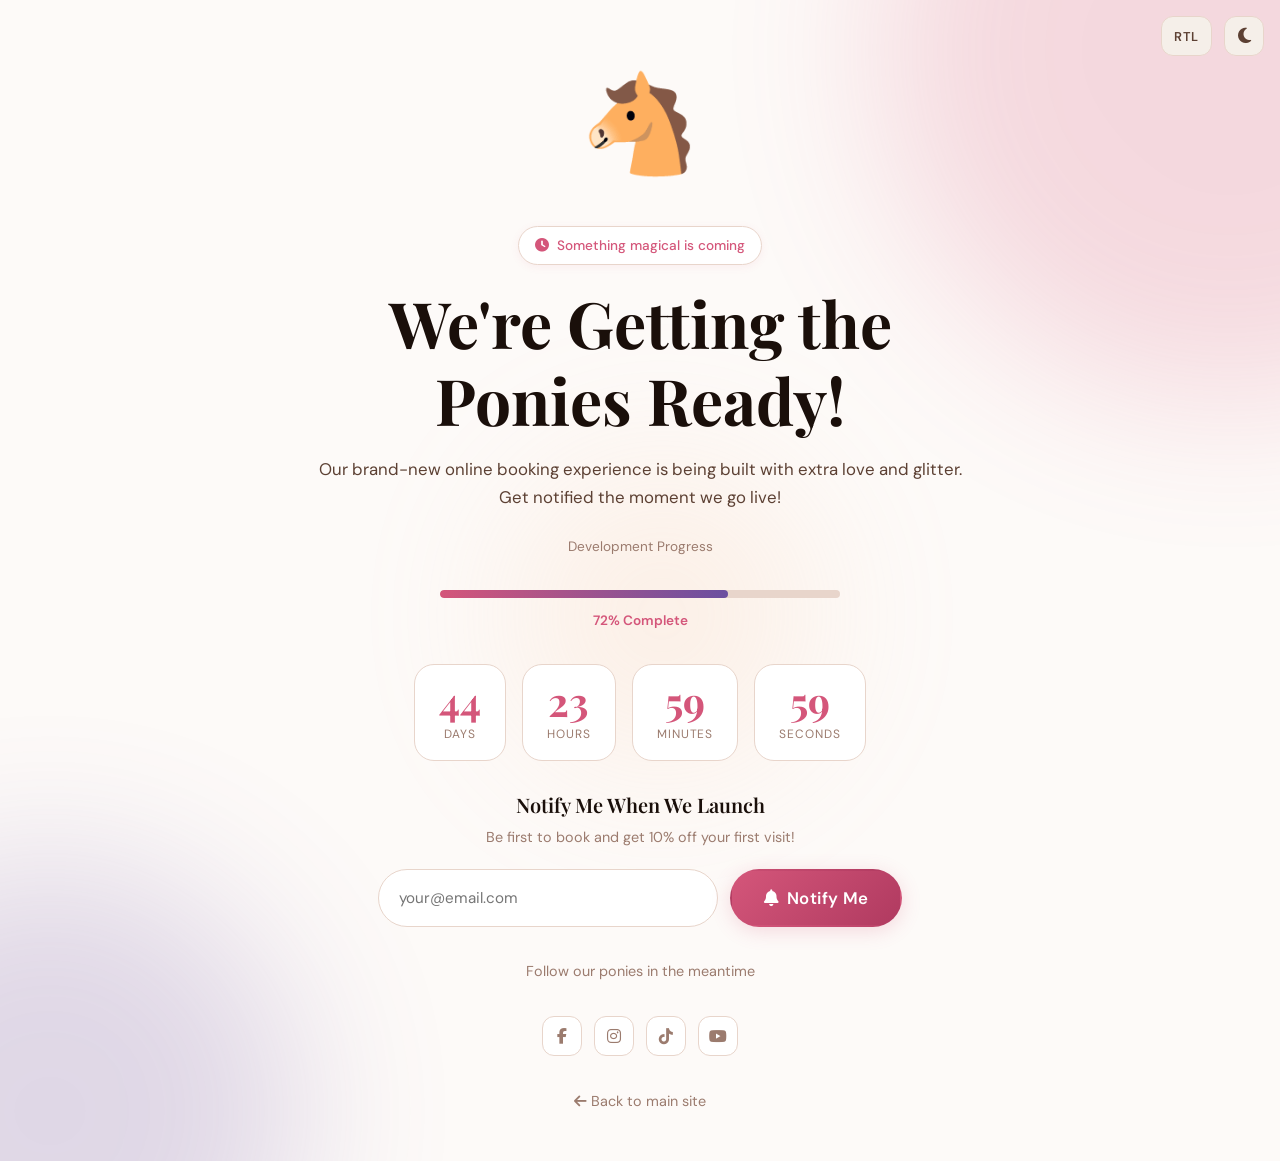
<file: pages/coming-soon.html>
<!DOCTYPE html>
<html lang="en" dir="ltr" data-theme="light">
<head>
  <meta charset="UTF-8">
  <meta name="viewport" content="width=device-width, initial-scale=1.0">
  <title>Coming Soon | Pony Party</title>
  <link rel="preconnect" href="https://fonts.googleapis.com">
  <link href="https://fonts.googleapis.com/css2?family=Playfair+Display:ital,wght@0,400;0,600;0,700;0,900;1,400&family=DM+Sans:ital,wght@0,300;0,400;0,500;0,600;1,300&display=swap" rel="stylesheet">
  <link rel="stylesheet" href="https://cdnjs.cloudflare.com/ajax/libs/font-awesome/6.5.0/css/all.min.css">
  <link rel="stylesheet" href="../assets/css/style.css">
  <link rel="stylesheet" href="../assets/css/dark-mode.css">
  <link rel="stylesheet" href="../assets/css/rtl.css">
  <style>
    .coming-soon-blobs {
      position: absolute;
      inset: 0;
      pointer-events: none;
      overflow: hidden;
    }
    .cs-blob {
      position: absolute;
      border-radius: 50%;
      filter: blur(80px);
      opacity: 0.2;
      animation: float 7s ease-in-out infinite;
    }
    .cs-content { position: relative; z-index: 1; max-width: 700px; margin: 0 auto; text-align: center; padding: var(--space-12) var(--space-6); }
    .cs-pony { font-size: 6rem; animation: float 4s ease-in-out infinite; display: block; margin-bottom: var(--space-6); }
    .cs-notify-form {
      display: flex;
      gap: var(--space-3);
      margin-top: var(--space-5);
      flex-wrap: wrap;
      justify-content: center;
    }
    .cs-notify-form input {
      flex: 1;
      min-width: 220px;
      max-width: 340px;
      padding: var(--space-3) var(--space-5);
      border-radius: var(--radius-full);
      border: 1.5px solid var(--border-color);
      background: var(--bg-card);
      font-size: 0.95rem;
      color: var(--text-primary);
      font-family: var(--font-body);
      transition: border-color var(--transition-base);
    }
    .cs-notify-form input:focus { border-color: var(--primary); outline: none; }
    .cs-progress {
      width: 100%;
      max-width: 400px;
      height: 8px;
      background: var(--border-color);
      border-radius: var(--radius-full);
      margin: var(--space-8) auto var(--space-3);
      overflow: hidden;
    }
    .cs-progress-bar {
      height: 100%;
      width: 72%;
      background: linear-gradient(90deg, var(--primary), var(--secondary));
      border-radius: var(--radius-full);
      animation: progressLoad 2s ease forwards;
    }
    @keyframes progressLoad {
      from { width: 0; }
      to { width: 72%; }
    }
    .cs-socials {
      display: flex;
      gap: var(--space-3);
      justify-content: center;
      margin-top: var(--space-8);
    }
  </style>
  <link rel="icon" type="image/png" href="../assets/images/favicon.png">
</head>
<body>
  <div style="position:fixed;top:var(--space-4);right:var(--space-4);display:flex;gap:var(--space-3);z-index:100;">
    <button class="rtl-toggle">RTL</button>
    <button class="theme-toggle">🌙</button>
  </div>

  <main>
    <section class="coming-soon" style="min-height:100vh;background:var(--bg-primary);">
      <div class="coming-soon-blobs">
        <div class="cs-blob" style="width:700px;height:700px;background:var(--primary);top:-300px;right:-300px;"></div>
        <div class="cs-blob" style="width:500px;height:500px;background:var(--secondary);bottom:-200px;left:-200px;animation-delay:-3.5s;"></div>
        <div class="cs-blob" style="width:300px;height:300px;background:var(--accent);top:40%;left:40%;animation-delay:-1.5s;"></div>
      </div>

      <div class="container">
        <div class="cs-content">
          <span class="cs-pony">🐴</span>

          <div class="hero-badge" style="display:inline-flex;margin-bottom:var(--space-5);">
            <i class="fas fa-clock"></i> Something magical is coming
          </div>

          <h1 style="margin-bottom:var(--space-4);">We're Getting the Ponies Ready!</h1>
          <p style="font-size:1.05rem;margin-bottom:var(--space-6);">
            Our brand-new online booking experience is being built with extra love and glitter. Get notified the moment we go live!
          </p>

          <!-- Progress -->
          <div style="margin-bottom:var(--space-4);">
            <div style="font-size:0.85rem;color:var(--text-muted);margin-bottom:var(--space-2);">Development Progress</div>
            <div class="cs-progress">
              <div class="cs-progress-bar"></div>
            </div>
            <div style="font-size:0.85rem;color:var(--primary);font-weight:600;">72% Complete</div>
          </div>

          <!-- Countdown -->
          <div class="countdown">
            <div class="countdown-item">
              <div class="countdown-num" id="cd-days">00</div>
              <div class="countdown-label">Days</div>
            </div>
            <div class="countdown-item">
              <div class="countdown-num" id="cd-hours">00</div>
              <div class="countdown-label">Hours</div>
            </div>
            <div class="countdown-item">
              <div class="countdown-num" id="cd-mins">00</div>
              <div class="countdown-label">Minutes</div>
            </div>
            <div class="countdown-item">
              <div class="countdown-num" id="cd-secs">00</div>
              <div class="countdown-label">Seconds</div>
            </div>
          </div>

          <!-- Notify form -->
          <h4 style="margin-top:var(--space-8);margin-bottom:var(--space-2);">Notify Me When We Launch</h4>
          <p style="font-size:0.9rem;color:var(--text-muted);">Be first to book and get 10% off your first visit!</p>
          <form class="cs-notify-form" data-form="notify" novalidate>
            <input type="email" id="cs-email" placeholder="your@email.com" data-validate="required|email">
            <span class="form-error" data-error="cs-email"></span>
            <button type="submit" class="btn btn-primary btn-lg">
              <i class="fas fa-bell"></i> Notify Me
            </button>
          </form>

          <!-- Socials -->
          <p style="margin-top:var(--space-8);font-size:0.9rem;color:var(--text-muted);">Follow our ponies in the meantime</p>
          <div class="cs-socials">
            <a href="#" class="social-icon"><i class="fab fa-facebook-f"></i></a>
            <a href="#" class="social-icon"><i class="fab fa-instagram"></i></a>
            <a href="#" class="social-icon"><i class="fab fa-tiktok"></i></a>
            <a href="#" class="social-icon"><i class="fab fa-youtube"></i></a>
          </div>

          <div style="margin-top:var(--space-8);">
            <a href="../index.html" style="color:var(--text-muted);font-size:0.9rem;transition:color var(--transition-base);">
              <i class="fas fa-arrow-left"></i> Back to main site
            </a>
          </div>
        </div>
      </div>
    </section>
  </main>

  <script src="../assets/js/main.js"></script>
  <script>
    // Custom countdown for coming-soon page
    const target = new Date();
    target.setDate(target.getDate() + 45);
    const tick = () => {
      const now = new Date();
      const diff = target - now;
      if (diff <= 0) return;
      const d = Math.floor(diff / 86400000);
      const h = Math.floor((diff % 86400000) / 3600000);
      const m = Math.floor((diff % 3600000) / 60000);
      const s = Math.floor((diff % 60000) / 1000);
      document.getElementById('cd-days').textContent = String(d).padStart(2,'0');
      document.getElementById('cd-hours').textContent = String(h).padStart(2,'0');
      document.getElementById('cd-mins').textContent = String(m).padStart(2,'0');
      document.getElementById('cd-secs').textContent = String(s).padStart(2,'0');
    };
    tick();
    setInterval(tick, 1000);
  </script>
</body>
</html>
</file>
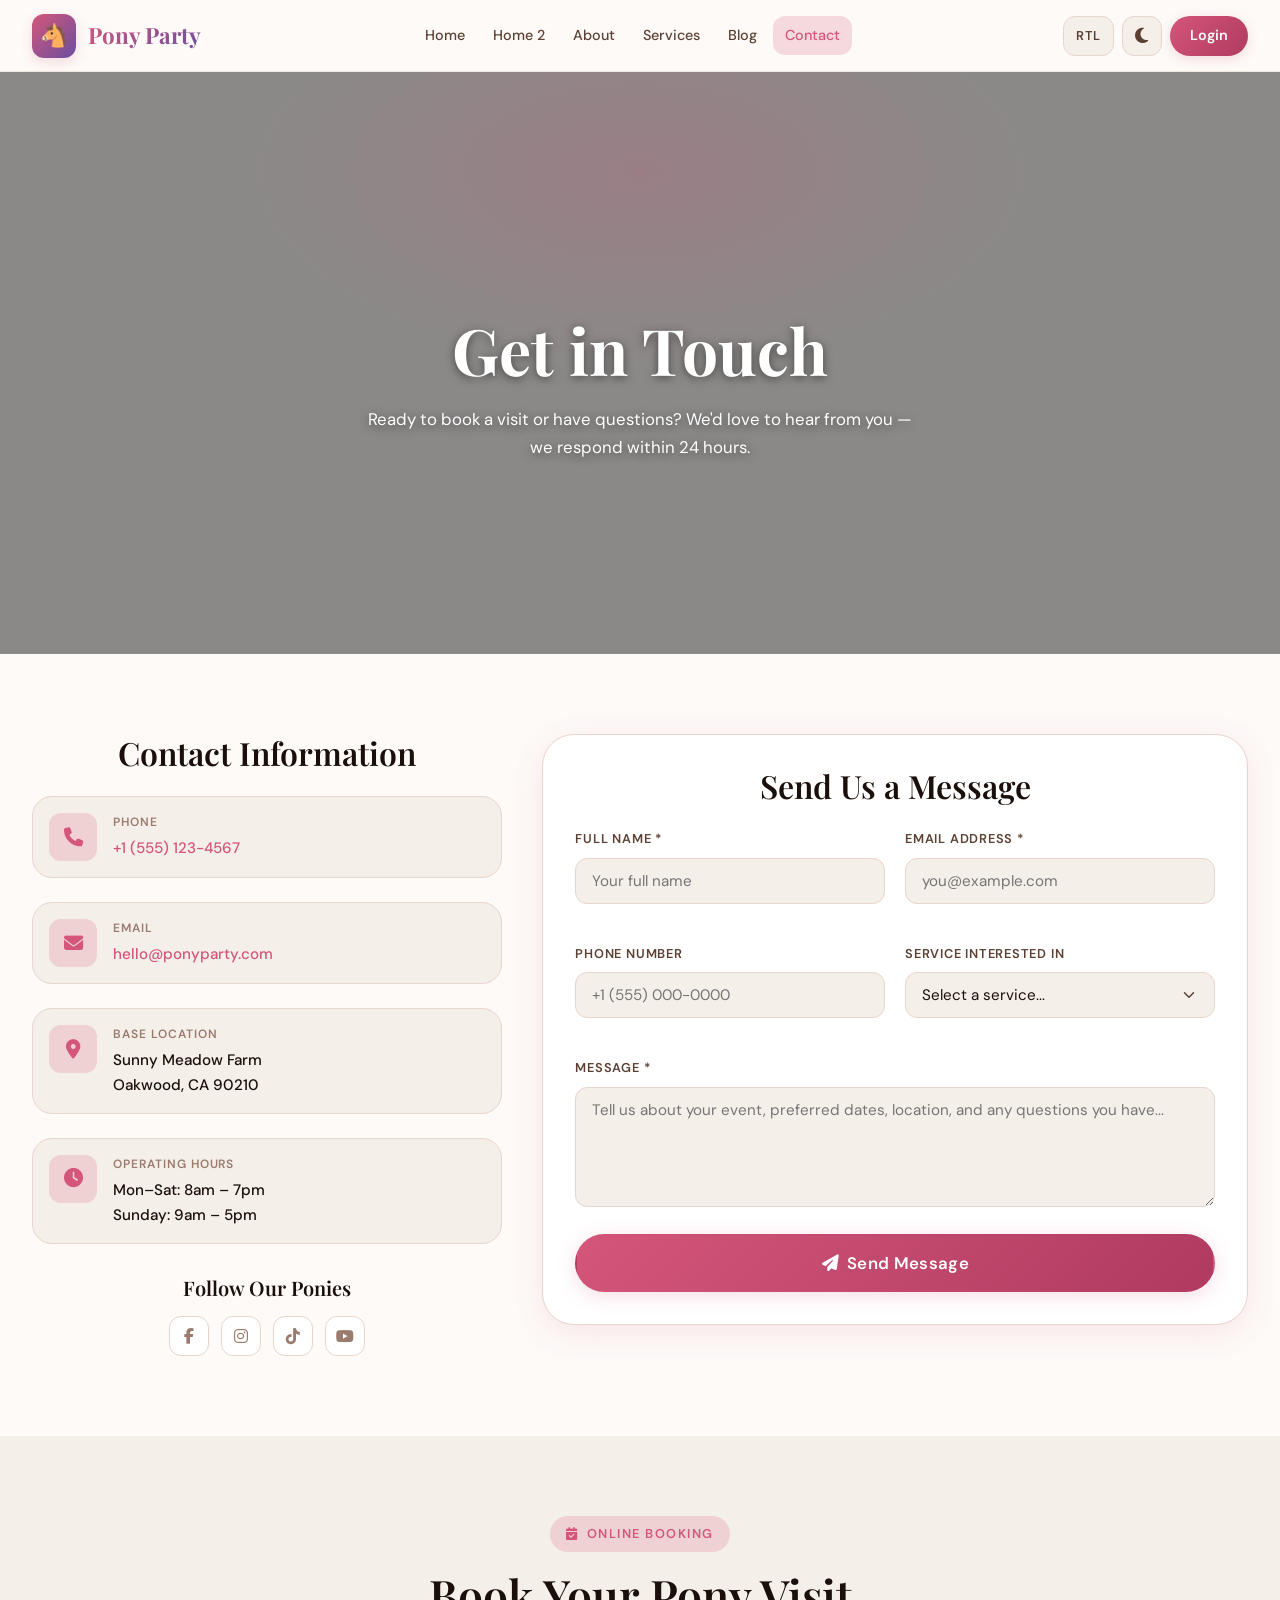
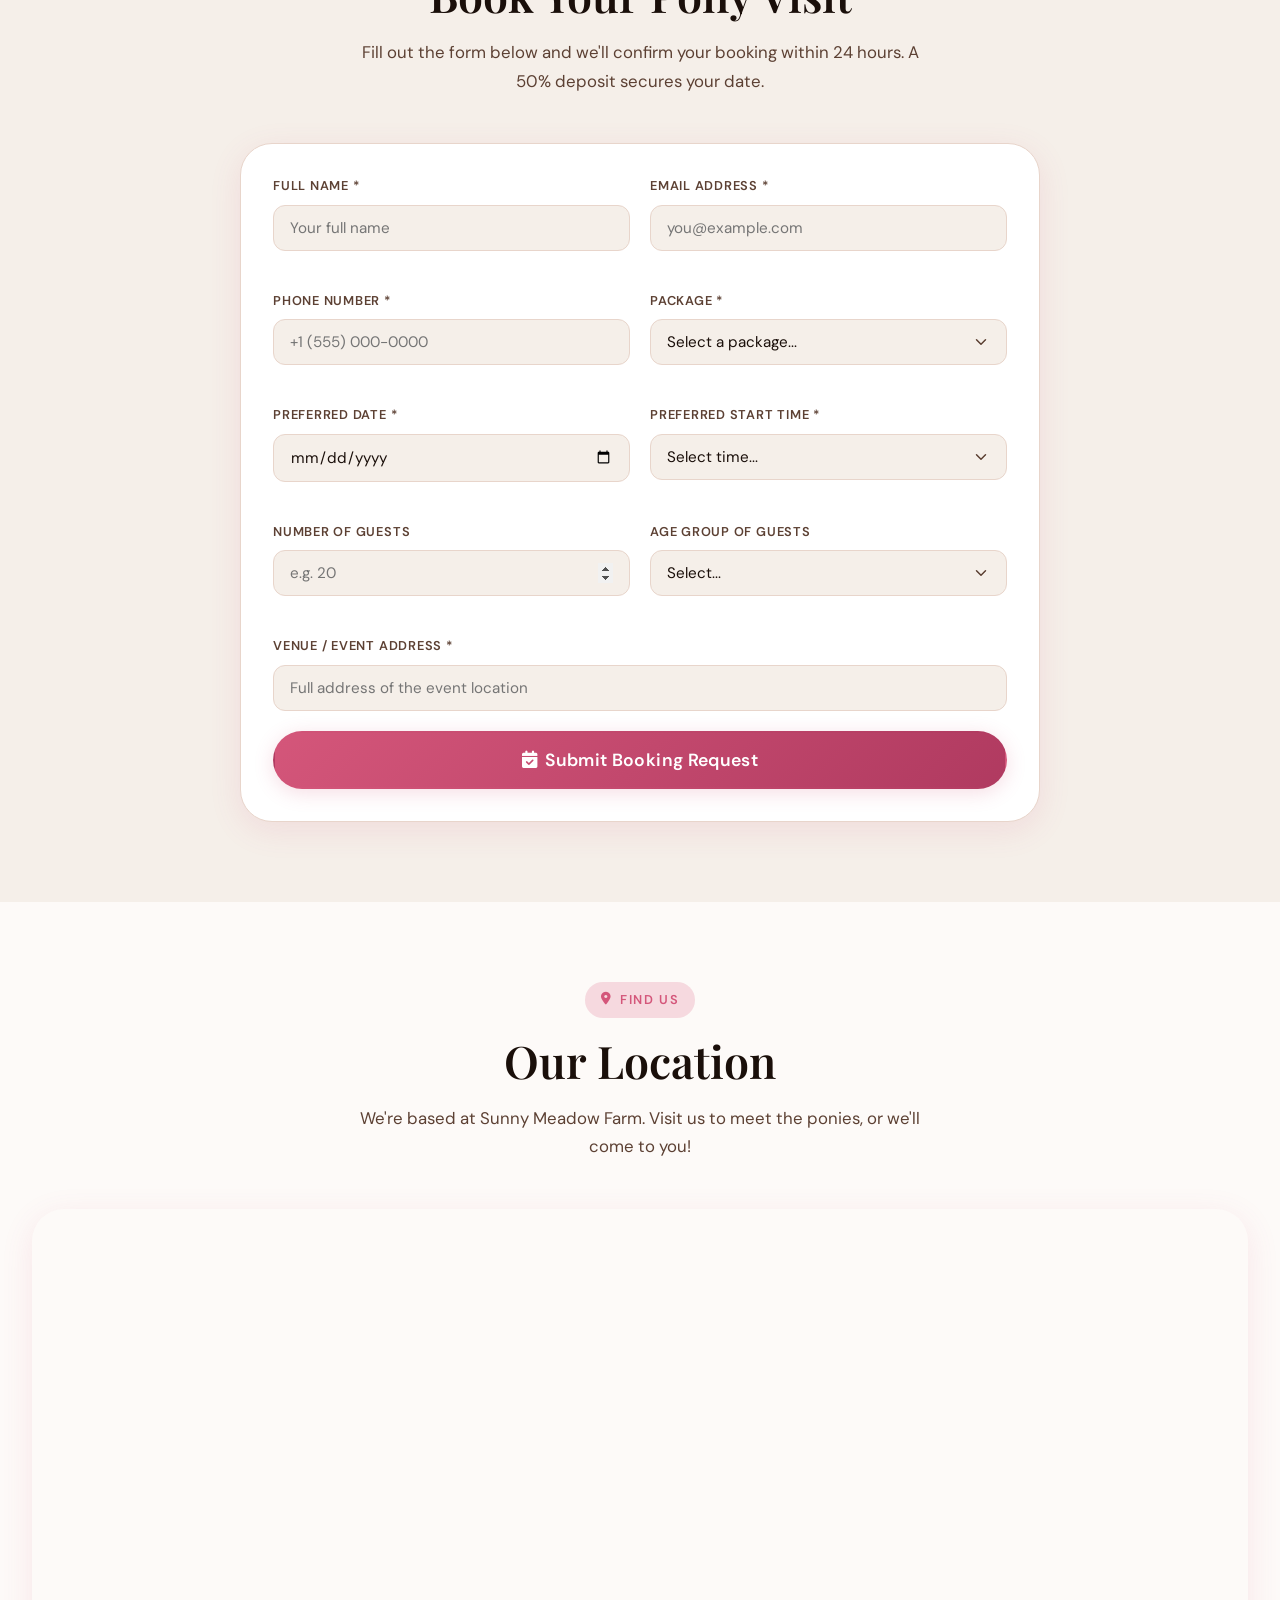
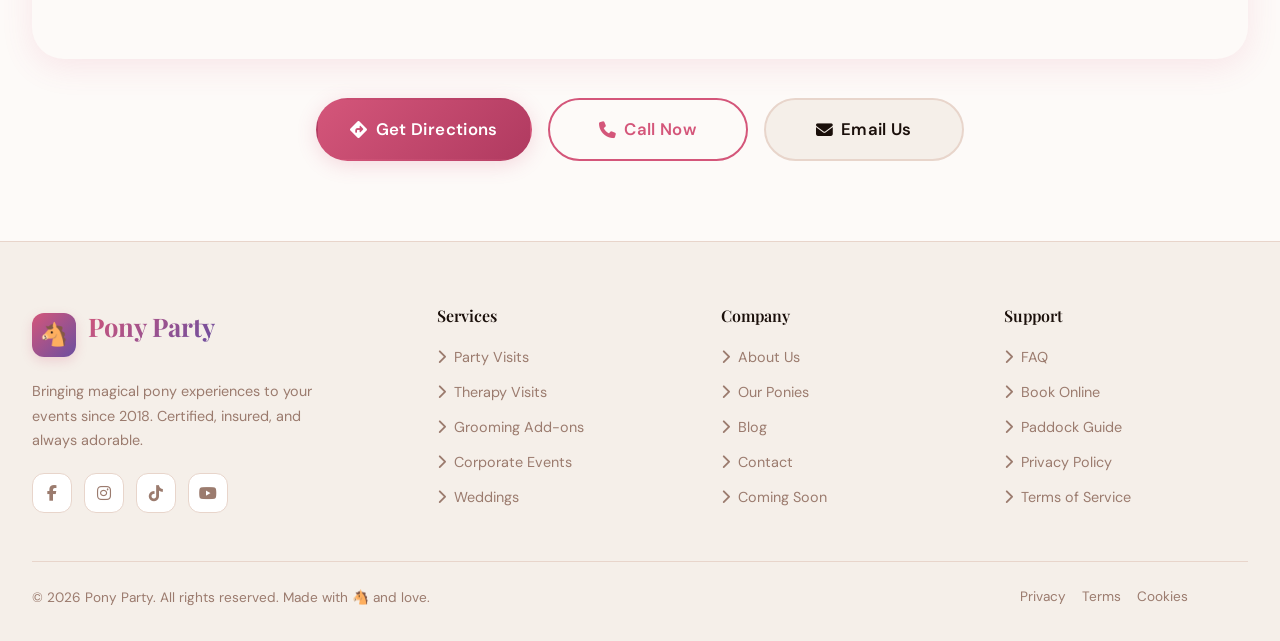
<file: pages/contact.html>
<!DOCTYPE html>
<html lang="en" dir="ltr" data-theme="light">

<head>
  <meta charset="UTF-8">
  <meta name="viewport" content="width=device-width, initial-scale=1.0">
  <meta name="description"
    content="Contact Pony Party - Book a pony visit, enquire about therapy sessions or get in touch.">
  <title>Contact | Pony Party</title>
  <link rel="preconnect" href="https://fonts.googleapis.com">
  <link
    href="https://fonts.googleapis.com/css2?family=Playfair+Display:ital,wght@0,400;0,600;0,700;0,900;1,400&family=DM+Sans:ital,wght@0,300;0,400;0,500;0,600;1,300&display=swap"
    rel="stylesheet">
  <link rel="stylesheet" href="https://cdnjs.cloudflare.com/ajax/libs/font-awesome/6.5.0/css/all.min.css">
  <link rel="stylesheet" href="../assets/css/style.css">
  <link rel="stylesheet" href="../assets/css/dark-mode.css">
  <link rel="stylesheet" href="../assets/css/rtl.css">
  <link rel="icon" type="image/png" href="../assets/images/favicon.png">
  <style>
    .contact-grid {
      display: grid;
      grid-template-columns: 1fr 1.5fr;
      gap: var(--space-10);
      align-items: start;
    }

    @media(max-width:991px) {
      .contact-grid {
        grid-template-columns: 1fr;
        gap: var(--space-8);
      }
      .contact-form-container { order: -1; }
      .contact-form-container h3 { text-align: center; }
      .social-section { text-align: center; }
      .social-icons { display: flex; gap: var(--space-3); justify-content: center; }
    }

    .map-actions .btn {
      min-width: 200px;
      justify-content: center;
    }

    @media(max-width:576px) {
      .map-actions {
        flex-direction: column;
        align-items: center;
      }
      .map-actions .btn {
        width: 100%;
        max-width: 320px;
      }
    }

    .contact-sidebar {}

    .contact-detail {
      display: flex;
      gap: var(--space-4);
      align-items: flex-start;
      margin-bottom: var(--space-6);
      padding: var(--space-4);
      background: var(--bg-secondary);
      border-radius: var(--radius-lg);
      border: 1px solid var(--border-color);
      transition: all var(--transition-base);
    }

    .contact-detail:hover {
      border-color: var(--primary-light);
      box-shadow: var(--shadow-sm);
    }

    .contact-detail-icon {
      width: 48px;
      height: 48px;
      border-radius: var(--radius-md);
      background: var(--primary-glow);
      color: var(--primary);
      display: flex;
      align-items: center;
      justify-content: center;
      font-size: 1.2rem;
      flex-shrink: 0;
    }

    .contact-detail-label {
      font-size: 0.75rem;
      font-weight: 600;
      text-transform: uppercase;
      letter-spacing: 0.08em;
      color: var(--text-muted);
      margin-bottom: var(--space-1);
    }

    .contact-detail-value {
      font-size: 0.95rem;
      color: var(--text-primary);
      font-weight: 500;
    }

    .contact-detail-value a {
      color: var(--primary);
      transition: color var(--transition-base);
    }

    .contact-detail-value a:hover {
      text-decoration: underline;
    }
  </style>
</head>

<body>
  <header class="site-header">
    <div class="container">
      <div class="header-inner">
        <a href="../index.html" class="brand">
          <div class="brand-logo">🐴</div><span class="brand-name">Pony Party</span>
        </a>
        <nav class="header-nav">
          <ul class="nav-list">
            <li><a href="../index.html" class="nav-link">Home</a></li>
            <li><a href="home2.html" class="nav-link">Home 2</a></li>
            <li><a href="about.html" class="nav-link">About</a></li>
            <li><a href="services.html" class="nav-link">Services</a></li>
            <li><a href="blog.html" class="nav-link">Blog</a></li>
            <li><a href="contact.html" class="nav-link active">Contact</a></li>
          </ul>
        </nav>
        <div class="header-actions">
          <button class="rtl-toggle" aria-label="Toggle RTL">RTL</button>
        <button class="theme-toggle"><i class="fas fa-moon"></i></button>
          <a href="login.html" class="btn-login hide-mobile">Login</a>
          <button class="hamburger"><span></span><span></span><span></span></button>
        </div>
      </div>
    </div>
  </header>

  <div class="mobile-menu">
    <ul class="mobile-nav-list">
      <li><a href="../index.html" class="mobile-nav-link">Home</a></li>
      <li><a href="home2.html" class="mobile-nav-link">Home 2</a></li>
      <li><a href="about.html" class="mobile-nav-link">About</a></li>
      <li><a href="services.html" class="mobile-nav-link">Services</a></li>
      <li><a href="blog.html" class="mobile-nav-link">Blog</a></li>
      <li><a href="contact.html" class="mobile-nav-link active">Contact</a></li>
    </ul>
    <div class="mobile-menu-footer">
      <div class="toggles-row">
        <button class="rtl-toggle">RTL</button>
        <button class="theme-toggle">🌙</button>
      </div>
      <a href="login.html" class="btn btn-primary btn-lg" style="width:100%;justify-content:center;">Login</a>
    </div>
  </div>

  <main>
    <section class="page-hero" style="background-image: linear-gradient(rgba(0, 0, 0, 0.45), rgba(0, 0, 0, 0.45)), url('https://horsefulnesstraining.com/wp-content/uploads/2024/10/horse-doesnt-want-to-be-touched-featured.png');">
      <div class="container">
        <h1 class="reveal">Get in Touch</h1>
        <p class="reveal" style="max-width:560px;margin:var(--space-4) auto 0;font-size:1.05rem;">Ready to book a visit
          or have questions? We'd love to hear from you — we respond within 24 hours.</p>
      </div>
    </section>

    <!-- SECTION 1: CONTACT DETAILS + FORM -->
    <section class="section" id="contact-form">
      <div class="container">
        <div class="contact-grid">
          <!-- Sidebar info -->
          <div class="reveal">
            <h3 style="margin-bottom:var(--space-6);text-align:center;">Contact Information</h3>
            <div class="contact-detail">
              <div class="contact-detail-icon"><i class="fas fa-phone"></i></div>
              <div>
                <div class="contact-detail-label">Phone</div>
                <div class="contact-detail-value"><a href="tel:+15551234567">+1 (555) 123-4567</a></div>
              </div>
            </div>
            <div class="contact-detail">
              <div class="contact-detail-icon"><i class="fas fa-envelope"></i></div>
              <div>
                <div class="contact-detail-label">Email</div>
                <div class="contact-detail-value"><a href="mailto:hello@ponyparty.com">hello@ponyparty.com</a></div>
              </div>
            </div>
            <div class="contact-detail">
              <div class="contact-detail-icon"><i class="fas fa-map-marker-alt"></i></div>
              <div>
                <div class="contact-detail-label">Base Location</div>
                <div class="contact-detail-value">Sunny Meadow Farm<br>Oakwood, CA 90210</div>
              </div>
            </div>
            <div class="contact-detail">
              <div class="contact-detail-icon"><i class="fas fa-clock"></i></div>
              <div>
                <div class="contact-detail-label">Operating Hours</div>
                <div class="contact-detail-value">Mon–Sat: 8am – 7pm<br>Sunday: 9am – 5pm</div>
              </div>
            </div>


            <div class="social-section">
              <h4 style="margin:var(--space-8) 0 var(--space-4);text-align:center;">Follow Our Ponies</h4>
              <div class="social-icons" style="display:flex;gap:var(--space-3);justify-content:center;">
                <a href="#" class="social-icon"><i class="fab fa-facebook-f"></i></a>
                <a href="#" class="social-icon"><i class="fab fa-instagram"></i></a>
                <a href="#" class="social-icon"><i class="fab fa-tiktok"></i></a>
                <a href="#" class="social-icon"><i class="fab fa-youtube"></i></a>
              </div>
            </div>
          </div>

          <!-- Contact Form -->
          <div class="contact-form-container reveal reveal-delay-2">
            <div class="booking-form">
              <h3 style="margin-bottom:var(--space-6);text-align:center;">Send Us a Message</h3>
              <form data-form="contact" novalidate>
                <div class="form-row">
                  <div class="form-group">
                    <label class="form-label" for="c-name">Full Name *</label>
                    <input type="text" id="c-name" class="form-control" placeholder="Your full name"
                      data-validate="required">
                    <span class="form-error" data-error="c-name"></span>
                  </div>
                  <div class="form-group">
                    <label class="form-label" for="c-email">Email Address *</label>
                    <input type="email" id="c-email" class="form-control" placeholder="you@example.com"
                      data-validate="required|email">
                    <span class="form-error" data-error="c-email"></span>
                  </div>
                </div>
                <div class="form-row">
                  <div class="form-group">
                    <label class="form-label" for="c-phone">Phone Number</label>
                    <input type="tel" id="c-phone" class="form-control" placeholder="+1 (555) 000-0000">
                  </div>
                  <div class="form-group">
                    <label class="form-label" for="c-service">Service Interested In</label>
                    <select id="c-service" class="form-control">
                      <option value="">Select a service...</option>
                      <option>Party Visit</option>
                      <option>Therapy Visit</option>
                      <option>Corporate Event</option>
                      <option>Wedding</option>
                      <option>Grooming Add-ons</option>
                      <option>General Enquiry</option>
                    </select>
                  </div>
                </div>
                <div class="form-group">
                  <label class="form-label" for="c-message">Message *</label>
                  <textarea id="c-message" class="form-control"
                    placeholder="Tell us about your event, preferred dates, location, and any questions you have..."
                    data-validate="required"></textarea>
                  <span class="form-error" data-error="c-message"></span>
                </div>
                <button type="submit" class="btn btn-primary btn-lg" style="width:100%;justify-content:center;">
                  <i class="fas fa-paper-plane"></i> Send Message
                </button>
              </form>
            </div>
          </div>
        </div>
      </div>
    </section>

    <!-- SECTION 2: ONLINE BOOKING FORM -->
    <section class="section" style="background:var(--bg-secondary);" id="booking">
      <div class="container">
        <div class="section-header reveal">
          <span class="eyebrow"><i class="fas fa-calendar-check"></i> Online Booking</span>
          <h2>Book Your Pony Visit</h2>
          <p>Fill out the form below and we'll confirm your booking within 24 hours. A 50% deposit secures your date.
          </p>
        </div>
        <div class="booking-form reveal" style="max-width:800px;margin:0 auto;">
          <form data-form="booking" novalidate>
            <div class="form-row">
              <div class="form-group">
                <label class="form-label" for="b-name">Full Name *</label>
                <input type="text" id="b-name" class="form-control" placeholder="Your full name"
                  data-validate="required">
                <span class="form-error" data-error="b-name"></span>
              </div>
              <div class="form-group">
                <label class="form-label" for="b-email">Email Address *</label>
                <input type="email" id="b-email" class="form-control" placeholder="you@example.com"
                  data-validate="required|email">
                <span class="form-error" data-error="b-email"></span>
              </div>
            </div>
            <div class="form-row">
              <div class="form-group">
                <label class="form-label" for="b-phone">Phone Number *</label>
                <input type="tel" id="b-phone" class="form-control" placeholder="+1 (555) 000-0000"
                  data-validate="required">
                <span class="form-error" data-error="b-phone"></span>
              </div>
              <div class="form-group">
                <label class="form-label" for="b-package">Package *</label>
                <select id="b-package" class="form-control" data-validate="required">
                  <option value="">Select a package...</option>
                  <option>Pony Peek — $149</option>
                  <option>Party Parade — $299</option>
                  <option>Grand Gallop — $549</option>
                  <option>Therapy Session — $199</option>
                  <option>Corporate Event — Custom</option>
                  <option>Wedding — Custom</option>
                </select>
                <span class="form-error" data-error="b-package"></span>
              </div>
            </div>
            <div class="form-row">
              <div class="form-group">
                <label class="form-label" for="b-date">Preferred Date *</label>
                <input type="date" id="b-date" class="form-control" data-validate="required">
                <span class="form-error" data-error="b-date"></span>
              </div>
              <div class="form-group">
                <label class="form-label" for="b-time">Preferred Start Time *</label>
                <select id="b-time" class="form-control" data-validate="required">
                  <option value="">Select time...</option>
                  <option>8:00 AM</option>
                  <option>9:00 AM</option>
                  <option>10:00 AM</option>
                  <option>11:00 AM</option>
                  <option>12:00 PM</option>
                  <option>1:00 PM</option>
                  <option>2:00 PM</option>
                  <option>3:00 PM</option>
                  <option>4:00 PM</option>
                  <option>5:00 PM</option>
                </select>
                <span class="form-error" data-error="b-time"></span>
              </div>
            </div>
            <div class="form-row">
              <div class="form-group">
                <label class="form-label" for="b-guests">Number of Guests</label>
                <input type="number" id="b-guests" class="form-control" placeholder="e.g. 20" min="1">
              </div>
              <div class="form-group">
                <label class="form-label" for="b-age">Age Group of Guests</label>
                <select id="b-age" class="form-control">
                  <option value="">Select...</option>
                  <option>Toddlers (0–3)</option>
                  <option>Children (4–12)</option>
                  <option>Teens (13–17)</option>
                  <option>Adults</option>
                  <option>Mixed Ages</option>
                </select>
              </div>
            </div>
            <div class="form-group">
              <label class="form-label" for="b-address">Venue / Event Address *</label>
              <input type="text" id="b-address" class="form-control" placeholder="Full address of the event location"
                data-validate="required">
              <span class="form-error" data-error="b-address"></span>
            </div>


            <button type="submit" class="btn btn-primary btn-lg"
              style="width:100%;justify-content:center;font-size:1.1rem;">
              <i class="fas fa-calendar-check"></i> Submit Booking Request
            </button>
          </form>
        </div>
      </div>
    </section>

    <!-- SECTION 3: MAP + SOCIAL -->
    <section class="section" id="map">
      <div class="container">
        <div class="section-header reveal">
          <span class="eyebrow"><i class="fas fa-map-marker-alt"></i> Find Us</span>
          <h2>Our Location</h2>
          <p>We're based at Sunny Meadow Farm. Visit us to meet the ponies, or we'll come to you!</p>
        </div>
        <div class="reveal">
          <iframe 
            src="https://www.google.com/maps/embed?pb=!1m18!1m12!1m3!1d105913.3551523315!2d-118.423985!3d34.020479!2m3!1f0!2f0!3f0!3m2!1i1024!2i768!4f13.1!3m3!1m2!1s0x80c2ba643f880447%3A0xf674067a996f2a6!2sOakwood%2C%20CA%2090210!5e0!3m2!1sen!2sus!4v1715850000000!5m2!1sen!2sus" 
            style="width:100%;height:450px;border:0;border-radius:var(--radius-xl);box-shadow:var(--shadow-md);"
            allowfullscreen="" 
            loading="lazy" 
            referrerpolicy="no-referrer-when-downgrade">
          </iframe>
        </div>
        <div style="display:flex;justify-content:center;gap:var(--space-4);margin-top:var(--space-8);flex-wrap:wrap;"
          class="map-actions reveal">
          <a href="https://maps.google.com" target="_blank" class="btn btn-primary btn-lg">
            <i class="fas fa-directions"></i> Get Directions
          </a>
          <a href="tel:+15551234567" class="btn btn-secondary btn-lg">
            <i class="fas fa-phone"></i> Call Now
          </a>
          <a href="mailto:hello@ponyparty.com" class="btn btn-ghost btn-lg">
            <i class="fas fa-envelope"></i> Email Us
          </a>
        </div>
      </div>
    </section>
  </main>

  <footer class="site-footer" role="contentinfo">
    <div class="container">
      <div class="footer-grid">
        <div class="footer-brand">
          <a href="index.html" class="brand" style="margin-bottom:var(--space-4);display:inline-flex;">
            <div class="brand-logo">🐴</div>
            <span class="brand-name">Pony Party</span>
          </a>
          <p class="footer-desc">Bringing magical pony experiences to your events since 2018. Certified, insured, and
            always adorable.</p>
          <div class="footer-socials">
            <a href="#" class="social-icon" aria-label="Facebook"><i class="fab fa-facebook-f"></i></a>
            <a href="#" class="social-icon" aria-label="Instagram"><i class="fab fa-instagram"></i></a>
            <a href="#" class="social-icon" aria-label="TikTok"><i class="fab fa-tiktok"></i></a>
            <a href="#" class="social-icon" aria-label="YouTube"><i class="fab fa-youtube"></i></a>
          </div>
        </div>

        <div class="footer-col">
          <h5>Services</h5>
          <ul class="footer-links">
            <li><a href="pages/services.html" class="footer-link"><i class="fas fa-chevron-right"></i> Party Visits</a>
            </li>
            <li><a href="pages/services.html#therapy" class="footer-link"><i class="fas fa-chevron-right"></i> Therapy
                Visits</a></li>
            <li><a href="pages/services.html#grooming" class="footer-link"><i class="fas fa-chevron-right"></i> Grooming
                Add-ons</a></li>
            <li><a href="pages/services.html#corporate" class="footer-link"><i class="fas fa-chevron-right"></i>
                Corporate Events</a></li>
            <li><a href="pages/services.html#weddings" class="footer-link"><i class="fas fa-chevron-right"></i>
                Weddings</a></li>
          </ul>
        </div>

        <div class="footer-col">
          <h5>Company</h5>
          <ul class="footer-links">
            <li><a href="pages/about.html" class="footer-link"><i class="fas fa-chevron-right"></i> About Us</a></li>
            <li><a href="pages/about.html#ponies" class="footer-link"><i class="fas fa-chevron-right"></i> Our
                Ponies</a></li>
            <li><a href="pages/blog.html" class="footer-link"><i class="fas fa-chevron-right"></i> Blog</a></li>
            <li><a href="pages/contact.html" class="footer-link"><i class="fas fa-chevron-right"></i> Contact</a></li>
            <li><a href="pages/coming-soon.html" class="footer-link"><i class="fas fa-chevron-right"></i> Coming
                Soon</a></li>
          </ul>
        </div>

        <div class="footer-col">
          <h5>Support</h5>
          <ul class="footer-links">
            <li><a href="pages/contact.html#faq" class="footer-link"><i class="fas fa-chevron-right"></i> FAQ</a></li>
            <li><a href="pages/contact.html#booking" class="footer-link"><i class="fas fa-chevron-right"></i> Book
                Online</a></li>
            <li><a href="#" class="footer-link"><i class="fas fa-chevron-right"></i> Paddock Guide</a></li>
            <li><a href="#" class="footer-link"><i class="fas fa-chevron-right"></i> Privacy Policy</a></li>
            <li><a href="#" class="footer-link"><i class="fas fa-chevron-right"></i> Terms of Service</a></li>
          </ul>
        </div>
      </div>

      <div class="footer-bottom">
        <p class="footer-copy">© 2026 Pony Party. All rights reserved. Made with 🐴 and love.</p>
        <div class="footer-bottom-links">
          <a href="#">Privacy</a>
          <a href="#">Terms</a>
          <a href="#">Cookies</a>
        </div>
      </div>
    </div>
  </footer>

  <button class="back-to-top"><i class="fas fa-chevron-up"></i></button>
  <script src="../assets/js/main.js"></script>
</body>

</html>
</file>
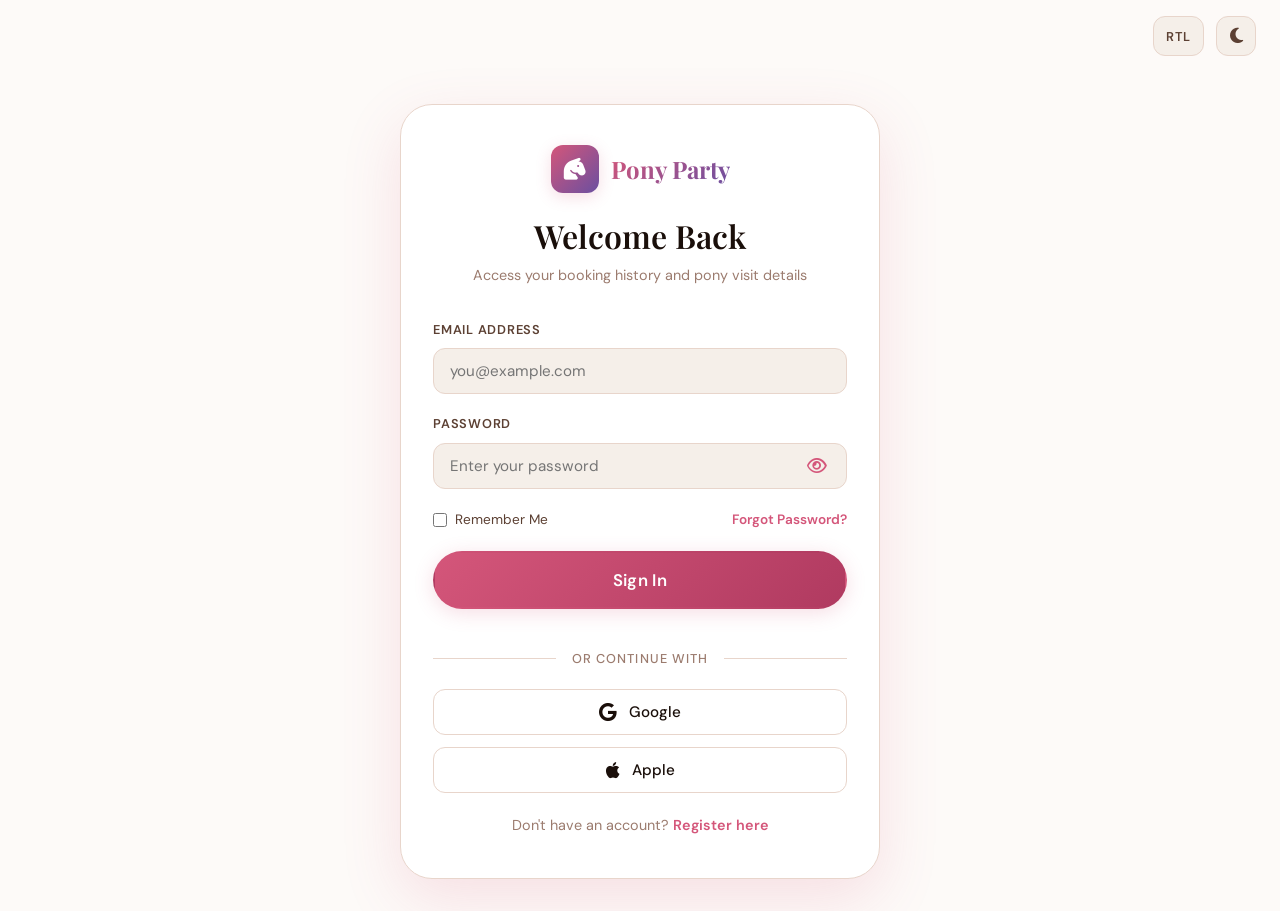
<file: pages/login.html>
<!DOCTYPE html>
<html lang="en" dir="ltr" data-theme="light">
<head>
  <meta charset="UTF-8">
  <meta name="viewport" content="width=device-width, initial-scale=1.0">
  <meta name="description" content="Login to your Pony Party account.">
  <title>Login | Pony Party</title>
  <link rel="preconnect" href="https://fonts.googleapis.com">
  <link href="https://fonts.googleapis.com/css2?family=Playfair+Display:ital,wght@0,400;0,600;0,700;0,900;1,400&family=DM+Sans:ital,wght@0,300;0,400;0,500;0,600;1,300&display=swap" rel="stylesheet">
  <link rel="stylesheet" href="https://cdnjs.cloudflare.com/ajax/libs/font-awesome/6.5.0/css/all.min.css">
  <link rel="stylesheet" href="../assets/css/style.css">
  <link rel="stylesheet" href="../assets/css/dark-mode.css">
  <link rel="stylesheet" href="../assets/css/rtl.css">
  <link rel="icon" type="image/png" href="../assets/images/favicon.png">
</head>
<body>
  <div class="auth-page">

    <!-- Top bar with Theme -->
    <div class="auth-topbar">
      <button class="rtl-toggle">RTL</button>
      <button class="theme-toggle"><i class="fas fa-moon"></i></button>
    </div>

    <main class="auth-main">
      <div class="auth-card">

        <!-- Logo -->
        <a href="../index.html" class="auth-logo" style="text-decoration: none;">
          <div class="auth-brand-logo"><i class="fa-solid fa-horse-head" style="color: #fff; font-size: 1.4rem;"></i></div>
          <span class="auth-brand-name">Pony Party</span>
        </a>

        <h2 class="auth-title">Welcome Back</h2>
        <p class="auth-subtitle">Access your booking history and pony visit details</p>

        <!-- Login Form -->
        <form data-form="login" novalidate>
          <div class="form-group">
            <label class="form-label" for="l-email">Email Address</label>
            <input type="email" id="l-email" class="form-control" placeholder="you@example.com" data-validate="required|email" autocomplete="email">
            <span class="form-error" data-error="l-email"></span>
          </div>

          <div class="form-group">
            <label class="form-label" for="l-password">Password</label>
            <div class="input-icon-wrap">
              <input type="password" id="l-password" class="form-control" placeholder="Enter your password" data-validate="required" autocomplete="current-password">
              <button type="button" class="input-icon-btn toggle-password" data-target="l-password" aria-label="Show password"><i class="fa-regular fa-eye"></i></button>
            </div>
            <span class="form-error" data-error="l-password"></span>
          </div>

          <div class="form-row-between">
            <label class="form-check">
              <input type="checkbox" id="remember"> Remember Me
            </label>
            <a href="#" class="auth-link">Forgot Password?</a>
          </div>

          <button type="submit" class="btn btn-primary btn-lg" style="width:100%;justify-content:center;margin-bottom:var(--space-5);">
            Sign In
          </button>
        </form>

        <div class="social-divider">Or continue with</div>

        <button class="social-btn">
          <i class="fab fa-google" style="font-size: 1.15rem; color: var(--text-primary);"></i>
          Google
        </button>

        <button class="social-btn">
          <i class="fab fa-apple" style="font-size: 1.15rem; color: var(--text-primary);"></i>
          Apple
        </button>

        <p class="auth-footer">
          Don't have an account? <a href="register.html">Register here</a>
        </p>
      </div>
    </main>
  </div>

  <script src="../assets/js/main.js"></script>
</body>
</html>
</file>
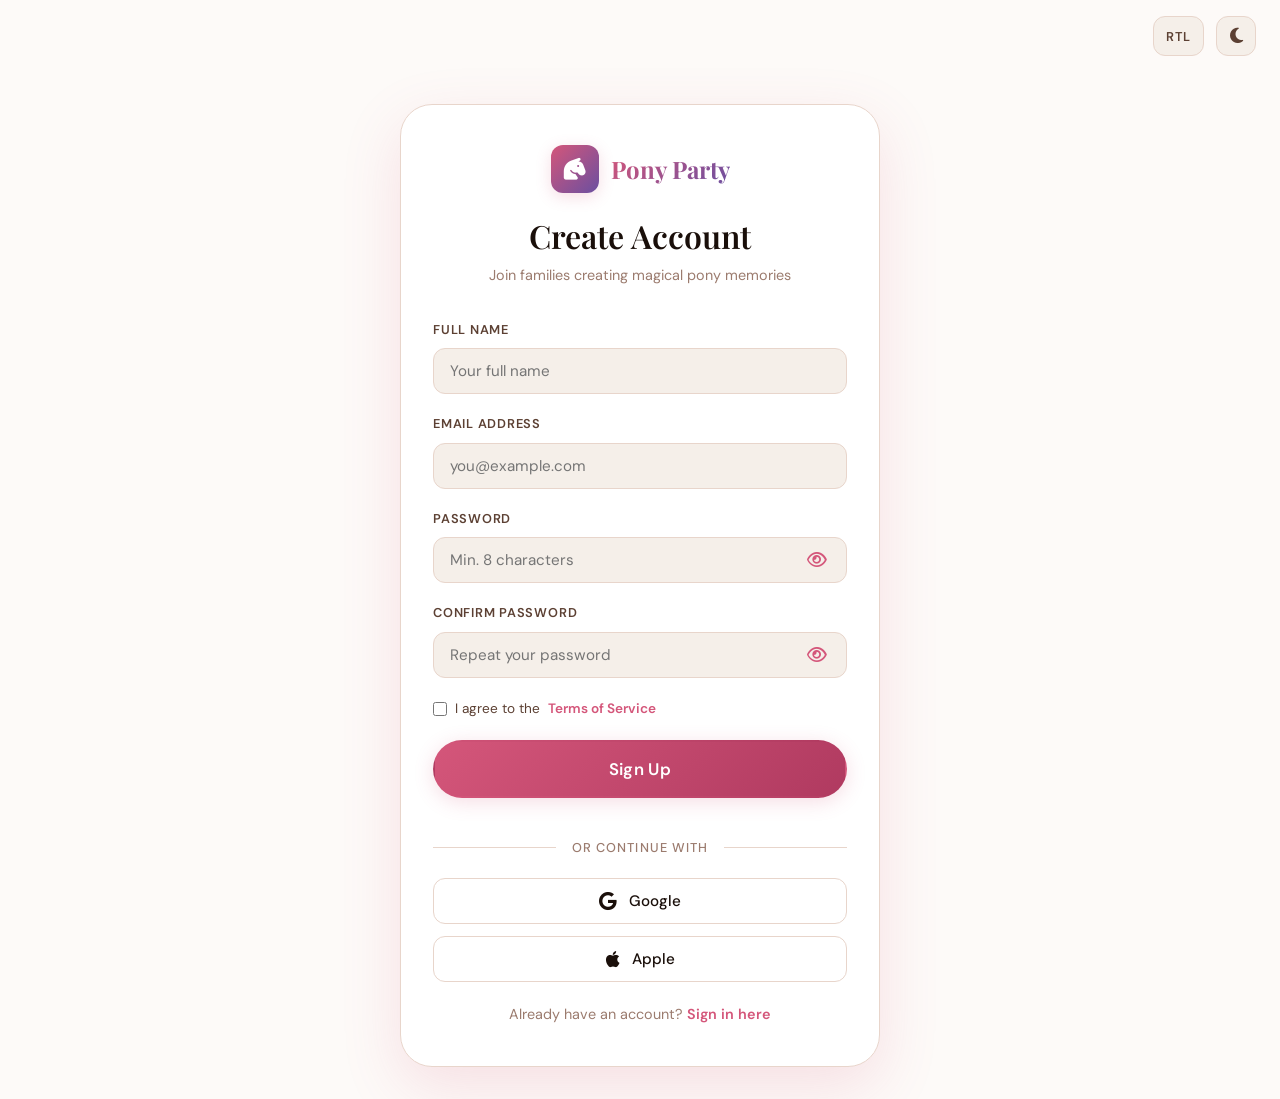
<file: pages/register.html>
<!DOCTYPE html>
<html lang="en" dir="ltr" data-theme="light">
<head>
  <meta charset="UTF-8">
  <meta name="viewport" content="width=device-width, initial-scale=1.0">
  <meta name="description" content="Create your Pony Party account.">
  <title>Register | Pony Party</title>
  <link rel="preconnect" href="https://fonts.googleapis.com">
  <link href="https://fonts.googleapis.com/css2?family=Playfair+Display:ital,wght@0,400;0,600;0,700;0,900;1,400&family=DM+Sans:ital,wght@0,300;0,400;0,500;0,600;1,300&display=swap" rel="stylesheet">
  <link rel="stylesheet" href="https://cdnjs.cloudflare.com/ajax/libs/font-awesome/6.5.0/css/all.min.css">
  <link rel="stylesheet" href="../assets/css/style.css">
  <link rel="stylesheet" href="../assets/css/dark-mode.css">
  <link rel="stylesheet" href="../assets/css/rtl.css">
  <link rel="icon" type="image/png" href="../assets/images/favicon.png">
</head>
<body>
  <div class="auth-page">

    <div class="auth-topbar">
      <button class="rtl-toggle">RTL</button>
      <button class="theme-toggle"><i class="fas fa-moon"></i></button>
    </div>

    <main class="auth-main">
      <div class="auth-card">

        <a href="../index.html" class="auth-logo" style="text-decoration: none;">
          <div class="auth-brand-logo"><i class="fa-solid fa-horse-head" style="color: #fff; font-size: 1.4rem;"></i></div>
          <span class="auth-brand-name">Pony Party</span>
        </a>

        <h2 class="auth-title">Create Account</h2>
        <p class="auth-subtitle">Join families creating magical pony memories</p>

        <form data-form="register" novalidate>
          <div class="form-group">
            <label class="form-label" for="r-name">Full Name</label>
            <input type="text" id="r-name" class="form-control" placeholder="Your full name" data-validate="required" autocomplete="name">
            <span class="form-error" data-error="r-name"></span>
          </div>

          <div class="form-group">
            <label class="form-label" for="r-email">Email Address</label>
            <input type="email" id="r-email" class="form-control" placeholder="you@example.com" data-validate="required|email" autocomplete="email">
            <span class="form-error" data-error="r-email"></span>
          </div>

          <div class="form-group">
            <label class="form-label" for="r-password">Password</label>
            <div class="input-icon-wrap">
              <input type="password" id="r-password" class="form-control" placeholder="Min. 8 characters" data-validate="required|min:8" autocomplete="new-password">
              <button type="button" class="input-icon-btn toggle-password" data-target="r-password" aria-label="Show password"><i class="fa-regular fa-eye"></i></button>
            </div>
            <span class="form-error" data-error="r-password"></span>
          </div>

          <div class="form-group">
            <label class="form-label" for="r-confirm">Confirm Password</label>
            <div class="input-icon-wrap">
              <input type="password" id="r-confirm" class="form-control" placeholder="Repeat your password" data-validate="required|match:r-password" autocomplete="new-password">
              <button type="button" class="input-icon-btn toggle-password" data-target="r-confirm" aria-label="Show confirm password"><i class="fa-regular fa-eye"></i></button>
            </div>
            <span class="form-error" data-error="r-confirm"></span>
          </div>

          <div style="margin-bottom:var(--space-5);">
            <label class="form-check">
              <input type="checkbox" id="r-terms" required>
              I agree to the <a href="#" class="auth-link">Terms of Service</a>
            </label>
          </div>

          <button type="submit" class="btn btn-primary btn-lg" style="width:100%;justify-content:center;margin-bottom:var(--space-5);">
            Sign Up
          </button>
        </form>

        <div class="social-divider">Or continue with</div>

        <button class="social-btn">
          <i class="fab fa-google" style="font-size: 1.15rem; color: var(--text-primary);"></i>
          Google
        </button>

        <button class="social-btn">
          <i class="fab fa-apple" style="font-size: 1.15rem; color: var(--text-primary);"></i>
          Apple
        </button>

        <p class="auth-footer">
          Already have an account? <a href="login.html">Sign in here</a>
        </p>
      </div>
    </main>
  </div>

  <script src="../assets/js/main.js"></script>
</body>
</html>
</file>
<file: assets/css/style.css>
/* =============================================
   PONY PARTY - Main Stylesheet
   ============================================= */

/* Google Fonts */
@import url('https://fonts.googleapis.com/css2?family=Playfair+Display:ital,wght@0,400;0,600;0,700;0,900;1,400&family=DM+Sans:ital,wght@0,300;0,400;0,500;0,600;1,300&display=swap');

/* =============================================
   CSS VARIABLES / THEME SYSTEM
   ============================================= */
:root {
  /* Primary Colors */
  --primary: #D4567A;
  --primary-dark: #B03A60;
  --primary-light: #F0A0B8;
  --primary-glow: rgba(212, 86, 122, 0.2);

  /* Secondary */
  --secondary: #6B4FA0;
  --secondary-dark: #4E3A78;
  --secondary-light: #A882E8;

  /* Accent */
  --accent: #F7C59F;
  --accent-dark: #E8A06A;
  --accent-green: #5BAD92;

  /* Neutrals - Light Mode */
  --bg-primary: #FDFAF8;
  --bg-secondary: #F5EFE9;
  --bg-card: #FFFFFF;
  --bg-overlay: rgba(253, 250, 248, 0.95);

  --text-primary: #1A0F0A;
  --text-secondary: #5C4033;
  --text-muted: #9B7B6E;
  --text-inverse: #FFFFFF;

  --border-color: #E8D5CB;
  --border-light: #F0E6E0;

  /* Shadows */
  --shadow-sm: 0 2px 8px rgba(212, 86, 122, 0.08);
  --shadow-md: 0 8px 32px rgba(212, 86, 122, 0.12);
  --shadow-lg: 0 20px 60px rgba(212, 86, 122, 0.16);
  --shadow-xl: 0 40px 100px rgba(26, 15, 10, 0.15);

  /* Typography */
  --font-display: 'Playfair Display', Georgia, serif;
  --font-body: 'DM Sans', sans-serif;

  /* Spacing (8px base) */
  --space-1: 0.25rem;
  /* 4px */
  --space-2: 0.5rem;
  /* 8px */
  --space-3: 0.75rem;
  /* 12px */
  --space-4: 1rem;
  /* 16px */
  --space-5: 1.25rem;
  /* 20px */
  --space-6: 1.5rem;
  /* 24px */
  --space-8: 2rem;
  /* 32px */
  --space-10: 2.5rem;
  /* 40px */
  --space-12: 3rem;
  /* 48px */
  --space-16: 4rem;
  /* 64px */
  --space-20: 5rem;
  /* 80px */
  --space-24: 6rem;
  /* 96px */

  /* Border Radius */
  --radius-sm: 6px;
  --radius-md: 12px;
  --radius-lg: 20px;
  --radius-xl: 32px;
  --radius-full: 9999px;

  /* Transitions */
  --transition-fast: 150ms ease;
  --transition-base: 250ms ease;
  --transition-slow: 400ms ease;
  --transition-spring: 300ms cubic-bezier(0.34, 1.56, 0.64, 1);

  /* Z-index */
  --z-header: 1000;
  --z-overlay: 1100;
  --z-modal: 1200;
  --z-tooltip: 1300;

  /* Header height */
  --header-height: 72px;
}

/* Dark Mode */
[data-theme="dark"] {
  --bg-primary: #120B0E;
  --bg-secondary: #1E1318;
  --bg-card: #261820;
  --bg-overlay: rgba(18, 11, 14, 0.95);

  --text-primary: #FAF0F4;
  --text-secondary: #D4A8B8;
  --text-muted: #8C6070;
  --text-inverse: #1A0F0A;

  --border-color: #3A2530;
  --border-light: #2E1E28;

  --shadow-sm: 0 2px 8px rgba(0, 0, 0, 0.3);
  --shadow-md: 0 8px 32px rgba(0, 0, 0, 0.4);
  --shadow-lg: 0 20px 60px rgba(0, 0, 0, 0.5);
  --shadow-xl: 0 40px 100px rgba(0, 0, 0, 0.6);
}

/* =============================================
   RESET & BASE
   ============================================= */
*,
*::before,
*::after {
  box-sizing: border-box;
  margin: 0;
  padding: 0;
}

html {
  scroll-behavior: smooth;
  font-size: 16px;
}

body {
  font-family: var(--font-body);
  background-color: var(--bg-primary);
  color: var(--text-primary);
  line-height: 1.6;
  transition: background-color var(--transition-base), color var(--transition-base);
  overflow-x: hidden;
}

img {
  max-width: 100%;
  height: auto;
  display: block;
}

a {
  text-decoration: none;
  color: inherit;
  transition: color var(--transition-base);
}

ul,
ol {
  list-style: none;
}

button {
  font-family: var(--font-body);
  cursor: pointer;
  border: none;
  outline: none;
}

input,
textarea,
select {
  font-family: var(--font-body);
  outline: none;
}

/* =============================================
   TYPOGRAPHY
   ============================================= */
h1,
h2,
h3,
h4,
h5,
h6 {
  font-family: var(--font-display);
  line-height: 1.2;
  color: var(--text-primary);
}

h1 {
  font-size: clamp(2.5rem, 5vw, 4.5rem);
  font-weight: 700;
}

h2 {
  font-size: clamp(2rem, 3.5vw, 3.2rem);
  font-weight: 600;
}

h3 {
  font-size: clamp(1.4rem, 2.5vw, 2rem);
  font-weight: 600;
}

h4 {
  font-size: 1.25rem;
  font-weight: 600;
}

h5 {
  font-size: 1.1rem;
  font-weight: 500;
}

h6 {
  font-size: 1rem;
  font-weight: 500;
}

p {
  color: var(--text-secondary);
  line-height: 1.7;
}

/* =============================================
   LAYOUT UTILITIES
   ============================================= */
.container {
  width: 100%;
  max-width: 1280px;
  margin: 0 auto;
  padding: 0 var(--space-6);
}

.section {
  padding: var(--space-20) 0;
}

.section-sm {
  padding: var(--space-12) 0;
}

.section-header {
  text-align: center;
  margin-bottom: var(--space-12);
}

.section-header .eyebrow {
  display: inline-flex;
  align-items: center;
  gap: var(--space-2);
  font-size: 0.8rem;
  font-weight: 600;
  letter-spacing: 0.12em;
  text-transform: uppercase;
  color: var(--primary);
  background: var(--primary-glow);
  padding: var(--space-2) var(--space-4);
  border-radius: var(--radius-full);
  margin-bottom: var(--space-4);
}

.section-header h2 {
  margin-bottom: var(--space-4);
}

.section-header p {
  max-width: 580px;
  margin: 0 auto;
  font-size: 1.05rem;
}

.grid {
  display: grid;
}

.flex {
  display: flex;
}

/* =============================================
   BUTTONS
   ============================================= */
.btn {
  display: inline-flex;
  align-items: center;
  justify-content: center;
  gap: var(--space-2);
  padding: var(--space-3) var(--space-6);
  border-radius: var(--radius-full);
  font-size: 0.95rem;
  font-weight: 600;
  letter-spacing: 0.02em;
  transition: all var(--transition-spring);
  position: relative;
  overflow: hidden;
  cursor: pointer;
  border: 2px solid transparent;
  white-space: nowrap;
}

.btn::before {
  content: '';
  position: absolute;
  inset: 0;
  background: rgba(255, 255, 255, 0.1);
  opacity: 0;
  transition: opacity var(--transition-fast);
}

.btn:hover::before {
  opacity: 1;
}

.btn-primary {
  background: linear-gradient(135deg, var(--primary), var(--primary-dark));
  color: #fff;
  box-shadow: 0 4px 20px var(--primary-glow);
}

.btn-primary:hover {
  transform: translateY(-2px);
  box-shadow: 0 8px 30px rgba(212, 86, 122, 0.35);
}

.btn-secondary {
  background: transparent;
  color: var(--primary);
  border-color: var(--primary);
}

.btn-secondary:hover {
  background: var(--primary);
  color: #fff;
  transform: translateY(-2px);
  box-shadow: 0 8px 30px var(--primary-glow);
}

.btn-ghost {
  background: var(--bg-secondary);
  color: var(--text-primary);
  border-color: var(--border-color);
}

.btn-ghost:hover {
  background: var(--bg-card);
  border-color: var(--primary);
  color: var(--primary);
  transform: translateY(-2px);
}

.btn-white {
  background: #fff;
  color: var(--primary);
}

.btn-white:hover {
  background: var(--primary);
  color: #fff;
  transform: translateY(-2px);
}

.btn-lg {
  padding: var(--space-4) var(--space-8);
  font-size: 1.05rem;
}

.btn-sm {
  padding: var(--space-2) var(--space-4);
  font-size: 0.85rem;
}

.btn-icon {
  width: 44px;
  height: 44px;
  padding: 0;
  border-radius: var(--radius-md);
  background: var(--bg-secondary);
  color: var(--text-primary);
  border: 1px solid var(--border-color);
  font-size: 1rem;
}

.btn-icon:hover {
  background: var(--primary);
  color: #fff;
  border-color: var(--primary);
  transform: translateY(-2px);
}

/* =============================================
   HEADER
   ============================================= */
.site-header {
  position: sticky;
  top: 0;
  left: 0;
  right: 0;
  z-index: var(--z-header);
  height: var(--header-height);
  background: var(--bg-overlay);
  backdrop-filter: blur(20px);
  -webkit-backdrop-filter: blur(20px);
  border-bottom: 1px solid var(--border-light);
  transition: all var(--transition-base);
}

.site-header .container {
  height: 100%;
}

.site-header.scrolled {
  box-shadow: var(--shadow-md);
}

.header-inner {
  height: 100%;
  display: flex;
  align-items: center;
  justify-content: space-between;
  gap: var(--space-6);
}

/* Brand */
.btn-outline-white {
  background: transparent;
  color: #fff;
  border: 2px solid rgba(255, 255, 255, 0.5);
}

.btn-outline-white:hover {
  background: rgba(255, 255, 255, 0.1);
  border-color: #fff;
  color: #fff;
}

.brand {
  display: flex;
  align-items: center;
  gap: var(--space-3);
  text-decoration: none;
  flex-shrink: 0;
}

.brand-logo {
  width: 44px;
  height: 44px;
  background: linear-gradient(135deg, var(--primary), var(--secondary));
  border-radius: var(--radius-md);
  display: flex;
  align-items: center;
  justify-content: center;
  font-size: 1.4rem;
  box-shadow: 0 4px 12px var(--primary-glow);
  transition: transform var(--transition-spring);
}

.brand:hover .brand-logo {
  transform: rotate(-5deg) scale(1.05);
}

.brand-name {
  font-family: var(--font-display);
  font-size: 1.4rem;
  font-weight: 700;
  color: var(--text-primary);
  background: linear-gradient(135deg, var(--primary), var(--secondary));
  -webkit-background-clip: text;
  -webkit-text-fill-color: transparent;
  background-clip: text;
}

/* Nav */
.header-nav {
  display: none;
}

.nav-list {
  display: flex;
  align-items: center;
  gap: var(--space-1);
}

.nav-item {
  position: relative;
}

.nav-link {
  display: flex;
  align-items: center;
  gap: var(--space-1);
  padding: var(--space-2) var(--space-3);
  font-size: 0.9rem;
  font-weight: 500;
  color: var(--text-secondary);
  border-radius: var(--radius-md);
  transition: all var(--transition-base);
}

.nav-link:hover,
.nav-link.active {
  color: var(--primary);
  background: var(--primary-glow);
}

/* Header Actions */
.header-actions {
  display: flex;
  align-items: center;
  gap: var(--space-2);
}

/* RTL Toggle */
.rtl-toggle {
  display: none;
  height: 40px;
  padding: 0 var(--space-3);
  border-radius: var(--radius-md);
  background: var(--bg-secondary);
  color: var(--text-secondary);
  border: 1px solid var(--border-color);
  font-size: 0.8rem;
  font-weight: 600;
  letter-spacing: 0.05em;
  cursor: pointer;
  transition: all var(--transition-base);
  align-items: center;
  gap: var(--space-1);
}

.rtl-toggle:hover {
  border-color: var(--primary);
  color: var(--primary);
}

/* Theme Toggle */
.theme-toggle {
  display: none;
  width: 40px;
  height: 40px;
  border-radius: var(--radius-md);
  background: var(--bg-secondary);
  border: 1px solid var(--border-color);
  color: var(--text-secondary);
  cursor: pointer;
  align-items: center;
  justify-content: center;
  font-size: 1.1rem;
  transition: all var(--transition-spring);
}

.theme-toggle:hover {
  background: var(--primary-glow);
  border-color: var(--primary);
  color: var(--primary);
}

@media (hover: hover) {
  .theme-toggle:hover {
    transform: rotate(20deg);
  }
}


/* Login Button (Header) */
.btn-login {
  background: linear-gradient(135deg, var(--primary), var(--primary-dark));
  color: #fff;
  height: 40px;
  display: inline-flex;
  align-items: center;
  justify-content: center;
  padding: 0 var(--space-5);
  border-radius: var(--radius-full);
  font-size: 0.9rem;
  font-weight: 600;
  transition: all var(--transition-spring);
  box-shadow: 0 3px 12px var(--primary-glow);
}

.btn-login:hover {
  transform: translateY(-2px);
  box-shadow: 0 6px 24px rgba(212, 86, 122, 0.35);
}

/* Hamburger */
.hamburger {
  display: flex;
  flex-direction: column;
  gap: 5px;
  width: 40px;
  height: 40px;
  align-items: center;
  justify-content: center;
  background: var(--bg-secondary);
  border: 1px solid var(--border-color);
  border-radius: var(--radius-md);
  cursor: pointer;
  transition: all var(--transition-base);
}

.hamburger span {
  width: 20px;
  height: 2px;
  background: var(--text-primary);
  border-radius: 2px;
  transition: all var(--transition-base);
}

.hamburger:hover {
  background: var(--primary-glow);
  border-color: var(--primary);
}

.hamburger.active span:nth-child(1) {
  transform: translateY(7px) rotate(45deg);
}

.hamburger.active span:nth-child(2) {
  opacity: 0;
  transform: scaleX(0);
}

.hamburger.active span:nth-child(3) {
  transform: translateY(-7px) rotate(-45deg);
}

/* Mobile Menu Overlay */
.mobile-menu {
  position: fixed;
  inset: 0;
  background: var(--bg-primary);
  z-index: calc(var(--z-header) - 1);
  padding: calc(var(--header-height) + var(--space-6)) var(--space-6) var(--space-6);
  display: flex;
  flex-direction: column;
  transform: translateX(100%);
  transition: transform var(--transition-slow);
  overflow-y: auto;
}

.mobile-menu.open {
  transform: translateX(0);
}

.mobile-nav-list {
  display: flex;
  flex-direction: column;
  gap: var(--space-2);
  margin-bottom: var(--space-8);
}

.mobile-nav-link {
  display: flex;
  align-items: center;
  justify-content: center;
  gap: var(--space-3);
  padding: var(--space-4);
  font-size: 1.1rem;
  font-weight: 500;
  text-align: center;
  color: var(--text-secondary);
  border-radius: var(--radius-lg);
  border: 1px solid var(--border-light);
  transition: all var(--transition-base);
}

.mobile-nav-link:hover,
.mobile-nav-link.active {
  color: var(--primary);
  background: var(--primary-glow);
  border-color: var(--primary-light);
}

.mobile-menu-footer {
  margin-top: auto;
  display: flex;
  flex-direction: column;
  gap: var(--space-3);
  align-items: center;
}

.mobile-menu-footer .toggles-row {
  display: grid;
  grid-template-columns: 1fr 1fr;
  gap: var(--space-2);
  width: 100%;
  margin-bottom: var(--space-2);
}

.mobile-menu-footer .toggles-row .rtl-toggle,
.mobile-menu-footer .toggles-row .theme-toggle {
  display: flex;
  width: 100%;
  height: 48px;
  justify-content: center;
  align-items: center;
  margin-bottom: 0;
  transform: none !important;
  /* Prevent rotation sticking on touch */
}


/* =============================================
   HERO SECTIONS
   ============================================= */
.hero {
  min-height: calc(100vh - var(--header-height));
  display: flex;
  align-items: center;
  position: relative;
  overflow: hidden;
  background: var(--bg-primary);
  padding: calc(var(--header-height) + var(--space-12)) 0 var(--space-10);
}


@media (max-width: 576px) {
  .hero {
    padding: calc(var(--header-height) + var(--space-16)) 0 var(--space-12);
  }
}

.hero-bg {
  position: absolute;
  inset: 0;
  pointer-events: none;
}

.hero-blob {
  position: absolute;
  border-radius: 50%;
  filter: blur(80px);
  opacity: 0.3;
  animation: float 6s ease-in-out infinite;
}

.hero-blob-1 {
  width: 600px;
  height: 600px;
  background: var(--primary);
  top: -200px;
  right: -200px;
  animation-delay: 0s;
}

.hero-blob-2 {
  width: 400px;
  height: 400px;
  background: var(--secondary);
  bottom: -100px;
  left: -100px;
  animation-delay: -3s;
}

.hero-blob-3 {
  width: 300px;
  height: 300px;
  background: var(--accent);
  top: 50%;
  left: 30%;
  animation-delay: -1.5s;
}

.hero-content {
  position: relative;
  z-index: 1;
  display: flex;
  flex-direction: column;
  align-items: center;
  text-align: center;
}

.hero-badge {
  display: inline-flex;
  align-items: center;
  gap: var(--space-2);
  background: var(--bg-card);
  border: 1px solid var(--border-color);
  padding: var(--space-2) var(--space-4);
  border-radius: var(--radius-full);
  font-size: 0.85rem;
  font-weight: 500;
  color: var(--primary);
  margin-bottom: var(--space-6);
  box-shadow: var(--shadow-sm);
  animation: slideDown 0.6s ease forwards;
}

.hero h1 {
  margin-bottom: var(--space-6);
  animation: slideUp 0.7s ease 0.1s both;
}

.hero .hero-desc {
  font-size: 1.1rem;
  margin-bottom: var(--space-8);
  max-width: 520px;
  animation: slideUp 0.7s ease 0.2s both;
}

.hero-actions,
.cta-actions {
  display: flex;
  flex-wrap: wrap;
  gap: var(--space-4);
  justify-content: center;
  animation: slideUp 0.7s ease 0.3s both;
}

.hero-actions .btn,
.cta-actions .btn {
  min-width: 180px;
  justify-content: center;
}

@media (max-width: 576px) {

  .hero-actions .btn,
  .cta-actions .btn {
    width: 100%;
  }
}

.hero-stats {
  display: flex;
  flex-wrap: wrap;
  gap: var(--space-6);
  justify-content: center;
  margin-top: var(--space-10);
  animation: slideUp 0.7s ease 0.4s both;
}

.hero-stat {
  display: flex;
  flex-direction: column;
}

.hero-stat .stat-num {
  font-family: var(--font-display);
  font-size: 2rem;
  font-weight: 700;
  color: var(--primary);
}

.hero-stat .stat-label {
  font-size: 0.85rem;
  color: var(--text-muted);
}

.hero-image-col {
  position: relative;
  display: flex;
  justify-content: center;
  animation: slideLeft 0.8s ease 0.2s both;
}

.hero-img-main {
  width: 100%;
  max-width: 560px;
  border-radius: var(--radius-xl);
  box-shadow: var(--shadow-xl);
  object-fit: cover;
  aspect-ratio: 4/3;
}

.hero-img-float {
  position: absolute;
  background: var(--bg-card);
  border-radius: var(--radius-lg);
  padding: var(--space-4);
  box-shadow: var(--shadow-lg);
  border: 1px solid var(--border-color);
  animation: float 4s ease-in-out infinite;
}

.hero-float-1 {
  bottom: -20px;
  left: -30px;
  animation-delay: -2s;
}

.hero-float-2 {
  top: 40px;
  right: -20px;
  animation-delay: -4s;
}

/* =============================================
   CARDS
   ============================================= */
.card {
  background: var(--bg-card);
  border: 1px solid var(--border-color);
  border-radius: var(--radius-lg);
  overflow: hidden;
  transition: all var(--transition-slow);
  display: flex;
  flex-direction: column;
  text-align: center;
}

.card:hover {
  transform: translateY(-6px);
  box-shadow: var(--shadow-lg);
  border-color: var(--primary-light);
}

.card-img {
  width: 100%;
  aspect-ratio: 1/1;
  object-fit: cover;
  transition: transform var(--transition-slow);
}

.card:hover .card-img {
  transform: scale(1.05);
}

.card-img-wrap {
  overflow: hidden;
}

.card-body {
  padding: var(--space-6);
  flex: 1;
  display: flex;
  flex-direction: column;
  align-items: center;
}

.card-icon {
  width: 60px;
  height: 60px;
  border-radius: var(--radius-md);
  background: var(--primary-glow);
  color: var(--primary);
  display: flex;
  align-items: center;
  justify-content: center;
  font-size: 1.5rem;
  margin: 0 auto var(--space-4);
  transition: all var(--transition-spring);
}

.card:hover .card-icon {
  background: var(--primary);
  color: #fff;
  transform: scale(1.1) rotate(-5deg);
}

.card h4 {
  margin-bottom: var(--space-2);
}

.card p {
  font-size: 0.9rem;
  margin-bottom: var(--space-4);
}

.card-footer {
  margin-top: auto;
  padding: 0 var(--space-6) var(--space-6);
  text-align: center;
}

/* Pricing Cards */
.pricing-card {
  background: var(--bg-card);
  border: 2px solid var(--border-color);
  border-radius: var(--radius-xl);
  padding: var(--space-8);
  text-align: center;
  transition: all var(--transition-slow);
  position: relative;
}

.pricing-card:hover {
  transform: translateY(-8px);
  box-shadow: var(--shadow-lg);
  border-color: var(--primary);
}

.pricing-card.featured {
  border-color: var(--primary);
  background: linear-gradient(135deg, var(--primary-glow), var(--bg-card));
}

.pricing-badge {
  position: absolute;
  top: 0;
  left: 50%;
  transform: translate(-50%, -50%);
  background: var(--primary);
  color: #fff;
  padding: var(--space-1) var(--space-5);
  border-radius: var(--radius-full);
  font-size: 0.75rem;
  font-weight: 700;
  box-shadow: var(--shadow-sm);
  white-space: nowrap;
  z-index: 2;
}

.price-amount {
  font-family: var(--font-display);
  font-size: 3rem;
  font-weight: 700;
  color: var(--primary);
  line-height: 1;
  margin: var(--space-4) 0 var(--space-2);
}

.price-amount span {
  font-size: 1.2rem;
}

.price-duration {
  font-size: 0.85rem;
  color: var(--text-muted);
  margin-bottom: var(--space-6);
}

.price-features {
  text-align: left;
  margin-bottom: var(--space-8);
}

.price-features li {
  display: flex;
  align-items: center;
  gap: var(--space-3);
  padding: var(--space-2) 0;
  font-size: 0.9rem;
  color: var(--text-secondary);
  border-bottom: 1px solid var(--border-light);
}

.price-features li:last-child {
  border-bottom: none;
}

.price-features .check {
  width: 20px;
  height: 20px;
  border-radius: 50%;
  background: var(--primary-glow);
  color: var(--primary);
  display: flex;
  align-items: center;
  justify-content: center;
  font-size: 0.7rem;
  flex-shrink: 0;
}

/* =============================================
   SECTIONS
   ============================================= */

/* Features Grid */
.features-grid {
  display: grid;
  grid-template-columns: repeat(auto-fit, minmax(280px, 1fr));
  gap: var(--space-6);
}

.feature-img {
  width: 100%;
  aspect-ratio: 1/1;
  object-fit: cover;
  border-radius: var(--radius-lg);
  margin-bottom: var(--space-4);
  box-shadow: var(--shadow-sm);
}

/* Pony Profiles */
.pony-grid {
  display: grid;
  grid-template-columns: repeat(auto-fit, minmax(280px, 1fr));
  gap: var(--space-6);
}

.pony-card {
  background: var(--bg-card);
  border-radius: var(--radius-xl);
  overflow: hidden;
  border: 1px solid var(--border-color);
  transition: all var(--transition-slow);
  text-align: center;
}

.pony-card:hover {
  transform: translateY(-8px);
  box-shadow: var(--shadow-lg);
  border-color: var(--primary-light);
}

.pony-img-wrap {
  position: relative;
  overflow: hidden;
}

.pony-img {
  width: 100%;
  height: 240px;
  object-fit: cover;
  transition: transform var(--transition-slow);
}

.pony-card:hover .pony-img {
  transform: scale(1.08);
}

.pony-badge {
  position: absolute;
  top: var(--space-3);
  left: var(--space-3);
  background: linear-gradient(135deg, var(--primary), var(--primary-dark));
  color: #fff;
  padding: var(--space-1) var(--space-3);
  border-radius: var(--radius-full);
  font-size: 0.75rem;
  font-weight: 600;
}

.pony-info {
  padding: var(--space-5);
}

.pony-traits {
  display: flex;
  flex-wrap: wrap;
  gap: var(--space-2);
  justify-content: center;
  margin-top: var(--space-3);
}

.trait-tag {
  background: var(--bg-secondary);
  color: var(--text-muted);
  padding: var(--space-1) var(--space-3);
  border-radius: var(--radius-full);
  font-size: 0.75rem;
  font-weight: 500;
  border: 1px solid var(--border-color);
  transition: all var(--transition-base);
}

.pony-card:hover .trait-tag {
  border-color: var(--primary-light);
  color: var(--primary);
  background: var(--primary-glow);
}

/* Packages / Services */
.packages-grid {
  grid-template-columns: repeat(auto-fit, minmax(300px, 1fr));
  gap: var(--space-6);
}

/* Testimonials */
.testimonials-grid {
  grid-template-columns: repeat(auto-fit, minmax(300px, 1fr));
  gap: var(--space-6);
}

.testimonial-card {
  background: var(--bg-card);
  border: 1px solid var(--border-color);
  border-radius: var(--radius-xl);
  padding: var(--space-6);
  transition: all var(--transition-slow);
  text-align: center;
}

.testimonial-card:hover {
  transform: translateY(-4px);
  box-shadow: var(--shadow-md);
  border-color: var(--primary-light);
}

.stars {
  display: flex;
  gap: 3px;
  margin-bottom: var(--space-4);
  justify-content: center;
  color: #F59E0B;
  font-size: 1rem;
}

.testimonial-text {
  font-style: italic;
  margin-bottom: var(--space-5);
  font-size: 0.95rem;
}

.testimonial-author {
  display: flex;
  flex-direction: column;
  align-items: center;
  gap: var(--space-3);
  text-align: center;
}

.author-avatar {
  width: 48px;
  height: 48px;
  border-radius: 50%;
  object-fit: cover;
  border: 2px solid var(--primary-light);
}

.author-name {
  font-weight: 600;
  font-size: 0.9rem;
}

.author-role {
  font-size: 0.8rem;
  color: var(--text-muted);
}

/* CTA Section */
.cta-section {
  background: linear-gradient(135deg, var(--primary), var(--secondary));
  position: relative;
  overflow: hidden;
  text-align: center;
}

.cta-section::before {
  content: '';
  position: absolute;
  inset: 0;
  background: url("data:image/svg+xml,%3Csvg width='60' height='60' viewBox='0 0 60 60' xmlns='http://www.w3.org/2000/svg'%3E%3Cg fill='none' fill-rule='evenodd'%3E%3Cg fill='%23ffffff' fill-opacity='0.04'%3E%3Ccircle cx='30' cy='30' r='20'/%3E%3C/g%3E%3C/g%3E%3C/svg%3E");
}

.cta-section h2,
.cta-section p {
  color: #fff;
  position: relative;
}

.cta-section p {
  color: rgba(255, 255, 255, 0.8);
}

.cta-actions {
  display: flex;
  flex-wrap: wrap;
  gap: var(--space-3);
  justify-content: center;
  margin-top: var(--space-8);
  position: relative;
}

/* Gallery Section */
.gallery-grid {
  display: grid;
  grid-template-columns: 1fr;
  gap: var(--space-3);
}

@media (min-width: 576px) {
  .gallery-grid {
    grid-template-columns: repeat(2, 1fr);
  }
}

@media (min-width: 768px) {
  .gallery-grid {
    grid-template-columns: repeat(3, 1fr);
    gap: var(--space-4);
  }
}

.gallery-item {
  border-radius: var(--radius-lg);
  overflow: hidden;
  position: relative;
  cursor: pointer;
}


.gallery-img {
  width: 100%;
  height: 100%;
  aspect-ratio: 1/1;
  object-fit: cover;
  transition: transform var(--transition-slow);
}

.gallery-item:hover .gallery-img {
  transform: scale(1.05);
}

.gallery-overlay {
  position: absolute;
  inset: 0;
  background: linear-gradient(to top, rgba(0, 0, 0, 0.6), transparent);
  opacity: 0;
  display: flex;
  align-items: flex-end;
  padding: var(--space-4);
  transition: opacity var(--transition-base);
}

.gallery-item:hover .gallery-overlay {
  opacity: 1;
}

/* Booking Section */
.booking-form {
  background: var(--bg-card);
  border: 1px solid var(--border-color);
  border-radius: var(--radius-xl);
  padding: var(--space-8);
  box-shadow: var(--shadow-md);
}

.form-group {
  margin-bottom: var(--space-5);
}

.form-label {
  display: block;
  font-size: 0.8rem;
  font-weight: 600;
  letter-spacing: 0.06em;
  text-transform: uppercase;
  color: var(--text-secondary);
  margin-bottom: var(--space-2);
}

.form-control {
  width: 100%;
  padding: var(--space-3) var(--space-4);
  background-color: var(--bg-secondary);
  border: 1.5px solid var(--border-color);
  border-radius: var(--radius-md);
  font-size: 0.95rem;
  color: var(--text-primary);
  transition: all var(--transition-base);
}

.form-control:focus {
  border-color: var(--primary);
  background-color: var(--bg-card);
  box-shadow: 0 0 0 3px var(--primary-glow);
}

.form-control.error {
  border-color: #ef4444;
  box-shadow: 0 0 0 3px rgba(239, 68, 68, 0.15);
}

.form-error {
  display: none;
  font-size: 0.8rem;
  color: #ef4444;
  margin-top: var(--space-1);
}

.form-control.error+.form-error {
  display: block;
}

.form-row {
  display: grid;
  grid-template-columns: 1fr;
  gap: var(--space-5);
  margin-bottom: var(--space-5);
}

textarea.form-control {
  resize: vertical;
  min-height: 120px;
}

select.form-control {
  appearance: none;
  cursor: pointer;
  background-image: url("data:image/svg+xml;charset=utf-8,%3Csvg xmlns='http://www.w3.org/2000/svg' viewBox='0 0 24 24' fill='none' stroke='%235C4033' stroke-width='2' stroke-linecap='round' stroke-linejoin='round'%3E%3Cpolyline points='6 9 12 15 18 9'/%3E%3C/svg%3E");
  background-repeat: no-repeat;
  background-position: right 1rem center;
  background-size: 1.2em;
  padding-right: 2.5rem;
}

/* Always show WebKit spin buttons on number inputs */
input[type="number"]::-webkit-inner-spin-button,
input[type="number"]::-webkit-outer-spin-button {
  opacity: 1 !important;
}

/* Social Login */
.social-divider {
  display: flex;
  align-items: center;
  gap: var(--space-4);
  margin: var(--space-5) 0;
  color: var(--text-muted);
  font-size: 0.8rem;
  font-weight: 500;
  text-transform: uppercase;
  letter-spacing: 0.08em;
}

.social-divider::before,
.social-divider::after {
  content: '';
  flex: 1;
  height: 1px;
  background: var(--border-color);
}

.social-btn {
  width: 100%;
  padding: var(--space-3) var(--space-4);
  background: var(--bg-card);
  border: 1.5px solid var(--border-color);
  border-radius: var(--radius-md);
  font-size: 0.95rem;
  font-weight: 500;
  color: var(--text-primary);
  cursor: pointer;
  display: flex;
  align-items: center;
  justify-content: center;
  gap: var(--space-3);
  transition: all var(--transition-base);
  margin-bottom: var(--space-3);
}

.social-btn:hover {
  border-color: var(--primary-light);
  background: var(--bg-secondary);
  transform: translateY(-1px);
}

/* =============================================
   FOOTER
   ============================================= */
.site-footer {
  background: var(--bg-secondary);
  border-top: 1px solid var(--border-color);
  padding: var(--space-16) 0 var(--space-8);
}

.footer-grid {
  display: grid;
  grid-template-columns: 1fr;
  gap: var(--space-10);
  margin-bottom: var(--space-12);
  text-align: left;
}

@media (min-width: 768px) {
  .footer-grid {
    grid-template-columns: repeat(2, 1fr);
  }
}

@media (min-width: 1024px) {
  .footer-grid {
    grid-template-columns: 1.5fr repeat(3, 1fr);
  }
}

.footer-brand .brand-name {
  font-size: 1.6rem;
  display: block;
  margin-bottom: var(--space-4);
}

.footer-desc {
  font-size: 0.9rem;
  color: var(--text-muted);
  max-width: 280px;
  line-height: 1.7;
  margin-bottom: var(--space-5);
}

.footer-socials {
  display: flex;
  gap: var(--space-3);
}

.social-icon {
  width: 40px;
  height: 40px;
  border-radius: var(--radius-md);
  background: var(--bg-card);
  border: 1px solid var(--border-color);
  display: flex;
  align-items: center;
  justify-content: center;
  color: var(--text-muted);
  font-size: 1rem;
  transition: all var(--transition-spring);
  text-decoration: none;
}

.social-icon:hover {
  background: var(--primary);
  border-color: var(--primary);
  color: #fff;
  transform: translateY(-3px);
}

.footer-col h5 {
  font-family: var(--font-display);
  font-size: 1rem;
  font-weight: 600;
  margin-bottom: var(--space-5);
  color: var(--text-primary);
}

.footer-links {
  display: flex;
  flex-direction: column;
  gap: var(--space-3);
}

.footer-link {
  font-size: 0.9rem;
  color: var(--text-muted);
  transition: all var(--transition-base);
  display: flex;
  align-items: center;
  gap: var(--space-2);
}

.footer-link:hover {
  color: var(--primary);
  padding-left: var(--space-2);
}

.footer-bottom {
  border-top: 1px solid var(--border-color);
  padding-top: var(--space-6);
  padding-right: 60px;
  display: flex;
  flex-direction: column;
  align-items: flex-start;
  gap: var(--space-4);
}

@media (min-width: 768px) {
  .footer-bottom {
    flex-direction: row;
    align-items: center;
    justify-content: space-between;
  }
}

@media (min-width: 768px) and (max-width: 1439px) {
  .team-grid {
    grid-template-columns: repeat(2, 1fr) !important;
  }

  .team-grid .team-card:last-child {
    display: none;
  }
}

@media (min-width: 1440px) {
  .team-grid {
    grid-template-columns: repeat(3, 1fr) !important;
  }
}

.footer-copy {
  font-size: 0.85rem;
  color: var(--text-muted);
}

.footer-bottom-links {
  display: flex;
  gap: var(--space-4);
}

.footer-bottom-links a {
  font-size: 0.85rem;
  color: var(--text-muted);
  transition: color var(--transition-base);
}

.footer-bottom-links a:hover {
  color: var(--primary);
}

/* =============================================
   PAGE HERO (inner pages)
   ============================================= */
.page-hero {
  padding: 15rem 0 12rem;
  min-height: 60vh;
  display: flex;
  flex-direction: column;
  justify-content: center;
  text-align: center;
  background-size: cover;
  background-position: center;
  color: #fff;
  position: relative;
  overflow: hidden;
}

@media (min-width: 1440px) {
  .page-hero {
    padding: 20rem 0 16rem;
    min-height: 75vh;
  }
}

.page-hero h1,
.page-hero p {
  color: #fff !important;
  text-shadow: 0 2px 10px rgba(0, 0, 0, 0.5);
}

.breadcrumb,
.breadcrumb a {
  color: rgba(255, 255, 255, 0.95) !important;
}

.page-hero::before {
  content: '';
  position: absolute;
  top: -100px;
  left: 50%;
  transform: translateX(-50%);
  width: 800px;
  height: 400px;
  background: radial-gradient(ellipse, var(--primary-glow), transparent 70%);
  pointer-events: none;
}

.breadcrumb {
  display: flex;
  align-items: center;
  justify-content: center;
  gap: var(--space-2);
  font-size: 0.85rem;
  color: var(--text-muted);
  margin-bottom: var(--space-4);
}

.breadcrumb a {
  color: var(--primary);
}

.breadcrumb a:hover {
  text-decoration: underline;
}

/* =============================================
   ANIMATIONS
   ============================================= */
@keyframes float {

  0%,
  100% {
    transform: translateY(0);
  }

  50% {
    transform: translateY(-15px);
  }
}

@keyframes slideDown {
  from {
    opacity: 0;
    transform: translateY(-20px);
  }

  to {
    opacity: 1;
    transform: translateY(0);
  }
}

@keyframes slideUp {
  from {
    opacity: 0;
    transform: translateY(30px);
  }

  to {
    opacity: 1;
    transform: translateY(0);
  }
}

@keyframes slideLeft {
  from {
    opacity: 0;
    transform: translateX(40px);
  }

  to {
    opacity: 1;
    transform: translateX(0);
  }
}

@keyframes fadeIn {
  from {
    opacity: 0;
  }

  to {
    opacity: 1;
  }
}

@keyframes pulse {

  0%,
  100% {
    opacity: 1;
  }

  50% {
    opacity: 0.5;
  }
}

@keyframes shimmer {
  0% {
    background-position: -200% 0;
  }

  100% {
    background-position: 200% 0;
  }
}

/* Scroll animations */
.reveal {
  opacity: 0;
  transform: translateY(30px);
  transition: opacity 0.7s ease, transform 0.7s ease;
}

.reveal.visible {
  opacity: 1;
  transform: translateY(0);
}

.reveal-delay-1 {
  transition-delay: 0.1s;
}

.reveal-delay-2 {
  transition-delay: 0.2s;
}

.reveal-delay-3 {
  transition-delay: 0.3s;
}

.reveal-delay-4 {
  transition-delay: 0.4s;
}

.reveal-delay-5 {
  transition-delay: 0.5s;
}

/* Skeleton Loader */
.skeleton {
  background: linear-gradient(90deg, var(--bg-secondary) 25%, var(--border-color) 50%, var(--bg-secondary) 75%);
  background-size: 200% 100%;
  animation: shimmer 1.5s infinite;
  border-radius: var(--radius-md);
}

.therapy-grid {
  display: grid;
  grid-template-columns: repeat(auto-fit, minmax(300px, 1fr));
  gap: var(--space-8);
}

/* =============================================
   THERAPY SECTION SPECIAL
   ============================================= */
.therapy-info {
  background: linear-gradient(135deg, var(--bg-secondary), var(--bg-card));
  border: 1px solid var(--border-color);
  border-radius: var(--radius-xl);
  padding: var(--space-8);
  display: grid;
  grid-template-columns: 1fr;
  gap: var(--space-10);
  align-items: stretch;
}

@media (min-width: 1024px) {
  .therapy-info {
    grid-template-columns: 1fr 1fr;
    padding: var(--space-12);
    gap: var(--space-16);
    align-items: center;
  }

  .therapy-info-image {
    height: 400px;
  }
}

.therapy-info-image {
  width: 100%;
  height: 100%;
  border-radius: var(--radius-lg);
  object-fit: cover;
  box-shadow: var(--shadow-lg);
}

.therapy-steps {
  display: flex;
  flex-direction: column;
  gap: var(--space-6);
  align-items: center;
  max-width: 500px;
  margin: 0 auto;
}

.therapy-step {
  display: flex;
  gap: var(--space-4);
  align-items: center;
  text-align: center;
  flex-direction: column;
}

.step-num {
  width: 48px;
  height: 48px;
  border-radius: 50%;
  background: linear-gradient(135deg, var(--primary), var(--secondary));
  color: #fff;
  display: flex;
  align-items: center;
  justify-content: center;
  font-family: var(--font-display);
  font-weight: 700;
  font-size: 1.1rem;
  flex-shrink: 0;
}

.requirements-list {
  display: grid;
  grid-template-columns: repeat(auto-fit, minmax(280px, 1fr));
  gap: var(--space-8);
  margin-top: var(--space-8);
}

.req-item {
  display: flex;
  flex-direction: column;
  align-items: center;
  text-align: center;
  gap: var(--space-4);
  padding: var(--space-8) var(--space-6);
  background: var(--bg-card);
  border: 1px solid var(--border-color);
  border-radius: var(--radius-xl);
  transition: all var(--transition-slow);
}

.req-item:hover {
  transform: translateY(-8px);
  border-color: var(--primary);
  box-shadow: var(--shadow-lg);
}

.req-icon {
  width: 64px;
  height: 64px;
  border-radius: 50%;
  background: var(--primary-glow);
  color: var(--primary);
  display: flex;
  align-items: center;
  justify-content: center;
  font-size: 1.5rem;
  flex-shrink: 0;
  transition: all var(--transition-base);
}

.req-item:hover .req-icon {
  background: var(--primary);
  color: #fff;
  transform: rotate(5deg) scale(1.1);
}

/* Grooming Add-ons */
.grooming-grid {
  display: grid;
  grid-template-columns: repeat(auto-fit, minmax(280px, 1fr));
  gap: var(--space-6);
}

.grooming-item {
  background: var(--bg-card);
  border: 1px solid var(--border-color);
  border-radius: var(--radius-xl);
  overflow: hidden;
  text-align: center;
  transition: all var(--transition-base);
}

.grooming-item:hover {
  transform: translateY(-5px);
  box-shadow: var(--shadow-md);
  border-color: var(--primary-light);
}

.grooming-content {
  padding: var(--space-5);
}

.grooming-price {
  font-weight: 700;
  color: var(--primary);
  font-size: 1.1rem;
  margin-top: var(--space-3);
}

/* FAQ */
.faq-list {
  display: flex;
  flex-direction: column;
  gap: var(--space-3);
}

.faq-item {
  background: var(--bg-card);
  border: 1px solid var(--border-color);
  border-radius: var(--radius-lg);
  overflow: hidden;
  transition: all var(--transition-base);
}

.faq-item:hover {
  border-color: var(--primary-light);
}

.faq-question {
  width: 100%;
  padding: var(--space-5) var(--space-6);
  background: transparent;
  border: none;
  text-align: left;
  font-size: 1rem;
  font-weight: 600;
  color: var(--text-primary);
  cursor: pointer;
  display: flex;
  align-items: center;
  justify-content: space-between;
  gap: var(--space-4);
  transition: color var(--transition-base);
}

.faq-question:hover {
  color: var(--primary);
}

.faq-icon {
  width: 28px;
  height: 28px;
  border-radius: 50%;
  background: var(--bg-secondary);
  display: flex;
  align-items: center;
  justify-content: center;
  flex-shrink: 0;
  transition: all var(--transition-base);
  color: var(--text-muted);
}

.faq-item.open .faq-icon {
  background: var(--primary);
  color: #fff;
  transform: rotate(45deg);
}

.faq-answer {
  max-height: 0;
  overflow: hidden;
  transition: max-height var(--transition-slow), padding var(--transition-base);
}

.faq-item.open .faq-answer {
  max-height: 300px;
}

.faq-answer p {
  padding: 0 var(--space-6) var(--space-5);
  font-size: 0.9rem;
}

/* =============================================
   MAP / CONTACT
   ============================================= */
.map-placeholder {
  width: 100%;
  height: 400px;
  background: var(--bg-secondary);
  border-radius: var(--radius-xl);
  display: flex;
  flex-direction: column;
  align-items: center;
  justify-content: center;
  gap: var(--space-3);
  color: var(--text-muted);
  border: 2px dashed var(--border-color);
  font-size: 2rem;
}

.contact-info-grid {
  display: grid;
  grid-template-columns: repeat(auto-fit, minmax(220px, 1fr));
  gap: var(--space-4);
  margin-bottom: var(--space-8);
}

.contact-info-card {
  background: var(--bg-card);
  border: 1px solid var(--border-color);
  border-radius: var(--radius-lg);
  padding: var(--space-5);
  text-align: center;
  transition: all var(--transition-base);
}

.contact-info-card:hover {
  border-color: var(--primary-light);
  box-shadow: var(--shadow-sm);
  transform: translateY(-3px);
}

/* =============================================
   BLOG
   ============================================= */
.blog-grid {
  display: grid;
  grid-template-columns: repeat(auto-fit, minmax(300px, 1fr));
  gap: var(--space-6);
}

.blog-card {
  background: var(--bg-card);
  border: 1px solid var(--border-color);
  border-radius: var(--radius-xl);
  overflow: hidden;
  transition: all var(--transition-slow);
  text-align: center;
}

.blog-card:hover {
  transform: translateY(-6px);
  box-shadow: var(--shadow-lg);
}

.blog-img-wrap {
  overflow: hidden;
}

.blog-img {
  width: 100%;
  aspect-ratio: 1 / 1;
  object-fit: cover;
  transition: transform var(--transition-slow);
}

.blog-card:hover .blog-img {
  transform: scale(1.05);
}

.blog-content {
  padding: var(--space-5);
}

.blog-category {
  display: inline-block;
  font-size: 0.75rem;
  font-weight: 600;
  letter-spacing: 0.08em;
  text-transform: uppercase;
  color: var(--primary);
  background: var(--primary-glow);
  padding: var(--space-1) var(--space-3);
  border-radius: var(--radius-full);
  margin-bottom: var(--space-3);
}

.blog-meta {
  display: flex;
  align-items: center;
  justify-content: center;
  gap: var(--space-3);
  font-size: 0.8rem;
  color: var(--text-muted);
  margin-top: var(--space-4);
  padding-top: var(--space-4);
  border-top: 1px solid var(--border-light);
}

/* =============================================
   LOGIN / REGISTER PAGES
   ============================================= */
.auth-page {
  min-height: 100vh;
  background: var(--bg-primary);
  display: flex;
  flex-direction: column;
}

.auth-topbar {
  display: flex;
  justify-content: flex-end;
  gap: var(--space-3);
  padding: var(--space-4) var(--space-6);
}

.auth-topbar .rtl-toggle,
.auth-topbar .theme-toggle {
  display: flex;
}

.auth-main {
  flex: 1;
  display: flex;
  align-items: center;
  justify-content: center;
  padding: var(--space-8) var(--space-6);
}

.auth-card {
  width: 100%;
  max-width: 480px;
  background: var(--bg-card);
  border: 1px solid var(--border-color);
  border-radius: var(--radius-xl);
  padding: var(--space-10) var(--space-8);
  box-shadow: var(--shadow-lg);
  animation: slideUp 0.5s ease both;
}

@media(max-width:380px) {
  .auth-card {
    padding: var(--space-8) var(--space-5);
  }
}

.auth-logo {
  display: flex;
  align-items: center;
  justify-content: center;
  gap: var(--space-3);
  margin-bottom: var(--space-6);
}

.auth-brand-logo {
  width: 48px;
  height: 48px;
  background: linear-gradient(135deg, var(--primary), var(--secondary));
  border-radius: var(--radius-md);
  display: flex;
  align-items: center;
  justify-content: center;
  font-size: 1.5rem;
  box-shadow: 0 4px 16px var(--primary-glow);
}

.auth-brand-name {
  font-family: var(--font-display);
  font-size: 1.5rem;
  font-weight: 700;
  background: linear-gradient(135deg, var(--primary), var(--secondary));
  -webkit-background-clip: text;
  -webkit-text-fill-color: transparent;
  background-clip: text;
}

.auth-title {
  text-align: center;
  font-size: 2rem;
  margin-bottom: var(--space-2);
}

.auth-subtitle {
  text-align: center;
  color: var(--text-muted);
  font-size: 0.9rem;
  margin-bottom: var(--space-8);
}

.auth-footer {
  text-align: center;
  margin-top: var(--space-5);
  font-size: 0.9rem;
  color: var(--text-muted);
}

.auth-footer a {
  color: var(--primary);
  font-weight: 600;
  transition: color var(--transition-base);
}

.auth-footer a:hover {
  text-decoration: underline;
}

.input-icon-wrap {
  position: relative;
}

.input-icon-wrap .form-control {
  padding-right: var(--space-10);
}

.input-icon-btn {
  position: absolute;
  right: var(--space-3);
  top: 50%;
  transform: translateY(-50%);
  background: none;
  border: none;
  color: var(--primary);
  cursor: pointer;
  padding: var(--space-2);
  font-size: 1.1rem;
  transition: all var(--transition-base);
}

.input-icon-btn:hover {
  color: var(--primary-dark);
  transform: translateY(-50%) scale(1.1);
}

.form-check {
  display: flex;
  align-items: center;
  gap: var(--space-2);
  font-size: 0.85rem;
  color: var(--text-secondary);
  cursor: pointer;
  white-space: nowrap;
}

@media(max-width:380px) {

  .form-check,
  .form-row-between a {
    font-size: 0.8rem !important;
  }
}

.form-check input[type="checkbox"] {
  width: 14px;
  height: 14px;
  accent-color: var(--primary);
  cursor: pointer;
}

.form-row-between {
  display: flex;
  align-items: center;
  justify-content: space-between;
  flex-wrap: nowrap;
  gap: var(--space-2);
  margin-bottom: var(--space-5);
}

.form-row-between a,
.auth-link {
  color: var(--primary) !important;
  font-weight: 600;
  font-size: 0.85rem;
  text-decoration: none;
  transition: all var(--transition-base);
}

.form-row-between a:hover,
.auth-link:hover {
  color: var(--primary-dark) !important;
  text-decoration: underline !important;
  transform: translateY(-1px);
}

/* =============================================
   404 PAGE
   ============================================= */
.error-page {
  min-height: 100vh;
  display: flex;
  align-items: center;
  justify-content: center;
  text-align: center;
  background: var(--bg-primary);
  position: relative;
  overflow: hidden;
}

.error-number {
  font-family: var(--font-display);
  font-size: clamp(8rem, 20vw, 16rem);
  font-weight: 900;
  line-height: 1;
  background: linear-gradient(135deg, var(--primary-light), var(--primary), var(--secondary));
  -webkit-background-clip: text;
  -webkit-text-fill-color: transparent;
  background-clip: text;
  margin-bottom: var(--space-4);
}

/* Coming Soon */
.coming-soon {
  min-height: 100vh;
  display: flex;
  align-items: center;
  justify-content: center;
  text-align: center;
  background: var(--bg-primary);
  position: relative;
  overflow: hidden;
}

.countdown {
  display: flex;
  gap: var(--space-4);
  justify-content: center;
  flex-wrap: wrap;
  margin: var(--space-8) 0;
}

.countdown-item {
  background: var(--bg-card);
  border: 1px solid var(--border-color);
  border-radius: var(--radius-lg);
  padding: var(--space-4) var(--space-6);
  min-width: 90px;
  text-align: center;
}

.countdown-num {
  font-family: var(--font-display);
  font-size: 2.5rem;
  font-weight: 700;
  color: var(--primary);
  line-height: 1;
}

.countdown-label {
  font-size: 0.75rem;
  color: var(--text-muted);
  text-transform: uppercase;
  letter-spacing: 0.08em;
  margin-top: var(--space-1);
}

/* =============================================
   RESPONSIVE - TABLET (768px)
   ============================================= */
@media (min-width: 768px) {
  .container {
    padding: 0 var(--space-8);
  }

  .hero .hero-desc {
    max-width: 600px;
  }

  .gallery-grid {
    grid-template-columns: repeat(3, 1fr);
  }

  .form-row {
    grid-template-columns: repeat(1, 1fr);
  }
}

@media (min-width: 992px) {
  .form-row {
    grid-template-columns: 1fr 1fr;
  }
}

@media (min-width: 768px) {

  /* Centering 3rd card in 2-column grid at 768px */
  .testimonials-grid,
  .packages-grid {
    grid-template-columns: 1fr 1fr;
  }

  .testimonials-grid> :nth-child(3),
  .packages-grid> :nth-child(3) {
    grid-column: span 2;
    max-width: calc(50% - (var(--space-6) / 2));
    margin-left: auto;
    margin-right: auto;
    width: 100%;
  }
}

/* Ensure Back to Top is visible at all standard desktop sizes */
@media (min-width: 1024px) {
  .back-to-top {
    display: flex !important;
  }
}

/* =============================================
   RESPONSIVE - DESKTOP (1024px+)
   ============================================= */
@media (min-width: 1024px) {
  .hamburger {
    display: none;
  }

  .header-nav {
    display: flex;
    align-items: center;
  }

  .rtl-toggle,
  .theme-toggle {
    display: flex;
  }

  /* Show on desktop */

  .hero {
    min-height: calc(100vh - var(--header-height));
  }

  .hero-inner {
    display: grid;
    grid-template-columns: 1fr 1.2fr;
    gap: var(--space-12);
    align-items: center;
  }

  .hero-img-main {
    max-width: 680px;
  }

  .footer-grid {
    grid-template-columns: 1.5fr repeat(3, 1fr);
  }

  /* Revert 768px centering for desktop */
  .testimonials-grid,
  .packages-grid {
    grid-template-columns: repeat(3, 1fr);
  }

  .testimonials-grid> :nth-child(3),
  .packages-grid> :nth-child(3) {
    grid-column: auto;
    max-width: none;
    margin: 0;
  }

  .grooming-grid {
    grid-template-columns: repeat(2, 1fr) !important;
  }
}

/* =============================================
   RESPONSIVE - LARGE (1440px)
   ============================================= */
@media (min-width: 1440px) {
  .container {
    max-width: 1380px;
  }

  .features-grid,
  .pony-grid,
  .grooming-grid,
  .requirements-list,
  .blog-grid {
    grid-template-columns: repeat(3, 1fr) !important;
  }

  .hero-img-main {
    max-width: 820px;
  }

  .hero-inner {
    gap: var(--space-16);
    grid-template-columns: 1fr 1.4fr;
  }
}

/* Mobile only: hide desktop elements */
@media (max-width: 1023px) {
  .hide-mobile {
    display: none !important;
  }

  .hero-image-col {
    margin-top: var(--space-10);
  }
}

/* =============================================
   SCROLLBAR
   ============================================= */
::-webkit-scrollbar {
  width: 6px;
}

::-webkit-scrollbar-track {
  background: var(--bg-secondary);
}

::-webkit-scrollbar-thumb {
  background: var(--primary-light);
  border-radius: var(--radius-full);
}

::-webkit-scrollbar-thumb:hover {
  background: var(--primary);
}

/* =============================================
   BACK TO TOP
   ============================================= */
.back-to-top {
  position: fixed;
  bottom: var(--space-6);
  right: var(--space-6);
  width: 48px;
  height: 48px;
  border-radius: 50%;
  background: linear-gradient(135deg, var(--primary), var(--primary-dark));
  color: #fff;
  border: none;
  cursor: pointer;
  display: flex;
  align-items: center;
  justify-content: center;
  font-size: 1.2rem;
  box-shadow: var(--shadow-md);
  transform: translateY(100px);
  opacity: 0;
  transition: all var(--transition-spring);
  z-index: 999;
}

.back-to-top.visible {
  transform: translateY(0);
  opacity: 1;
}

.back-to-top:hover {
  transform: translateY(-4px);
  box-shadow: var(--shadow-lg);
}

/* Notification / Toast */
.toast {
  position: fixed;
  bottom: var(--space-6);
  left: 50%;
  transform: translateX(-50%) translateY(100px);
  background: var(--bg-card);
  border: 1px solid var(--border-color);
  border-radius: var(--radius-lg);
  padding: var(--space-4) var(--space-6);
  font-size: 0.9rem;
  font-weight: 500;
  box-shadow: var(--shadow-lg);
  z-index: var(--z-toast);
  transition: transform var(--transition-spring);
  white-space: nowrap;
}

.toast.show {
  transform: translateX(-50%) translateY(0);
}

.toast.success {
  border-color: var(--accent-green);
  color: var(--accent-green);
}

.toast.error {
  border-color: #ef4444;
  color: #ef4444;
}

/* Team Cards */
.team-grid {
  display: grid;
  grid-template-columns: repeat(auto-fit, minmax(220px, 1fr));
  gap: var(--space-6);
}

.team-card {
  background: var(--bg-card);
  border: 1px solid var(--border-color);
  border-radius: var(--radius-xl);
  padding: 0;
  text-align: center;
  transition: all var(--transition-slow);
  display: flex;
  flex-direction: column;
  height: 100%;
  overflow: hidden;
}

.team-card:hover {
  transform: translateY(-8px);
  box-shadow: var(--shadow-xl);
  border-color: var(--primary);
}

.team-avatar {
  width: 100%;
  aspect-ratio: 1/1;
  object-fit: cover;
  margin: 0;
  border: none;
  transition: all var(--transition-slow);
}

.team-card:hover .team-avatar {
  transform: scale(1.05);
}

.team-info {
  padding: var(--space-6) var(--space-5);
  display: flex;
  flex-direction: column;
  flex: 1;
}

.team-socials {
  display: flex;
  justify-content: center;
  gap: var(--space-3);
  margin: var(--space-4) 0;
}

.team-social-link {
  width: 32px;
  height: 32px;
  border-radius: 50%;
  background: var(--bg-secondary);
  color: var(--text-muted);
  display: flex;
  align-items: center;
  justify-content: center;
  font-size: 0.9rem;
  transition: all var(--transition-base);
}

.team-social-link:hover {
  background: var(--primary);
  color: #fff;
  transform: translateY(-2px);
}

/* Stats Bar */
.stats-bar {
  background: linear-gradient(135deg, var(--primary), var(--secondary));
  padding: var(--space-8) 0;
}

.stats-bar-inner {
  display: grid;
  grid-template-columns: repeat(auto-fit, minmax(150px, 1fr));
  gap: var(--space-6);
  text-align: center;
}

.stat-item .stat-number {
  font-family: var(--font-display);
  font-size: 2.5rem;
  font-weight: 700;
  color: #fff;
}

.stat-item .stat-label {
  font-size: 0.85rem;
  color: rgba(255, 255, 255, 0.75);
  margin-top: var(--space-1);
}

/* Add-ons grid */
.addons-grid {
  display: grid;
  grid-template-columns: repeat(auto-fit, minmax(220px, 1fr));
  gap: var(--space-5);
}

.addon-card {
  background: var(--bg-card);
  border: 1px solid var(--border-color);
  border-radius: var(--radius-lg);
  padding: var(--space-5);
  text-align: center;
  cursor: pointer;
  transition: all var(--transition-spring);
  position: relative;
  overflow: hidden;
}

.addon-card::before {
  content: '';
  position: absolute;
  inset: 0;
  background: linear-gradient(135deg, var(--primary-glow), transparent);
  opacity: 0;
  transition: opacity var(--transition-base);
}

.addon-card:hover,
.addon-card.selected {
  transform: translateY(-4px);
  border-color: var(--primary);
  box-shadow: var(--shadow-md);
}

.addon-card:hover::before,
.addon-card.selected::before {
  opacity: 1;
}

.addon-price {
  font-family: var(--font-display);
  font-size: 1.5rem;
  font-weight: 700;
  color: var(--primary);
  margin: var(--space-3) 0 var(--space-1);
}

/* Mobile layout for inner page hero sections at 360px width and below */
@media (max-width: 360px) {
  .page-hero {
    padding: 6rem 0 5rem !important;
    min-height: 35vh !important;
  }
}
</file>
<file: assets/css/dark-mode.css>
/* =============================================
   PONY PARTY - Dark Mode Styles
   Applied via [data-theme="dark"] on <html>
   ============================================= */

[data-theme="dark"] .site-header {
  background: rgba(18, 11, 14, 0.95);
  border-bottom-color: var(--border-color);
}

[data-theme="dark"] .hero-img-main {
  box-shadow: 0 40px 100px rgba(0,0,0,0.6);
}

[data-theme="dark"] .hero-img-float {
  box-shadow: 0 20px 60px rgba(0,0,0,0.5);
}

[data-theme="dark"] .card,
[data-theme="dark"] .pony-card,
[data-theme="dark"] .pricing-card,
[data-theme="dark"] .testimonial-card,
[data-theme="dark"] .blog-card,
[data-theme="dark"] .team-card,
[data-theme="dark"] .addon-card,
[data-theme="dark"] .faq-item {
  background: var(--bg-card);
}

[data-theme="dark"] .hero-blob {
  opacity: 0.15;
}

/* .page-hero is always light mode as per user request */
/* [data-theme="dark"] .page-hero {
  background: linear-gradient(180deg, var(--bg-secondary), var(--bg-primary));
} */


[data-theme="dark"] .cta-section {
  background: linear-gradient(135deg, #8B1A3E, #3A1F6E);
}

[data-theme="dark"] .social-btn {
  background: var(--bg-secondary);
  border-color: var(--border-color);
  color: var(--text-primary);
}

[data-theme="dark"] .social-btn:hover {
  background: var(--bg-card);
  border-color: var(--primary-light);
}

[data-theme="dark"] .map-placeholder {
  background: var(--bg-secondary);
  border-color: var(--border-color);
}

[data-theme="dark"] .mobile-menu {
  background: var(--bg-primary);
}

[data-theme="dark"] .auth-card {
  background: var(--bg-card);
  box-shadow: 0 20px 80px rgba(0,0,0,0.5);
}

[data-theme="dark"] .booking-form {
  background: var(--bg-card);
}

[data-theme="dark"] .form-control {
  background-color: var(--bg-secondary);
  border-color: var(--border-color);
  color: var(--text-primary);
}

[data-theme="dark"] select.form-control {
  background-image: url("data:image/svg+xml;charset=utf-8,%3Csvg xmlns='http://www.w3.org/2000/svg' viewBox='0 0 24 24' fill='none' stroke='%23D4A8B8' stroke-width='2' stroke-linecap='round' stroke-linejoin='round'%3E%3Cpolyline points='6 9 12 15 18 9'/%3E%3C/svg%3E");
}

[data-theme="dark"] input[type="date"]::-webkit-calendar-picker-indicator {
  filter: invert(1);
  cursor: pointer;
}

[data-theme="dark"] .form-control::placeholder {
  color: var(--text-muted);
}

[data-theme="dark"] .stats-bar {
  background: linear-gradient(135deg, #8B1A3E, #3A1F6E);
}

[data-theme="dark"] .therapy-info {
  background: linear-gradient(135deg, var(--bg-secondary), var(--bg-card));
}

[data-theme="dark"] .countdown-item {
  background: var(--bg-card);
}

[data-theme="dark"] img.hero-img-main,
[data-theme="dark"] img.pony-img {
  filter: brightness(0.9);
}

/* Scrollbar dark */
[data-theme="dark"] ::-webkit-scrollbar-track {
  background: var(--bg-secondary);
}

[data-theme="dark"] ::-webkit-scrollbar-thumb {
  background: var(--primary-dark);
}
</file>
<file: assets/css/rtl.css>
/* =============================================
   PONY PARTY - RTL (Right-to-Left) Styles
   Applied via [dir="rtl"] on <html>
   ============================================= */

[dir="rtl"] {
  direction: rtl;
  text-align: right;
}

/* Header & Nav native RTL handles most flips, 
   but we ensure specific alignment and icon flips */



[dir="rtl"] .section-header {
  text-align: center;
}

[dir="rtl"] .footer-link:hover {
  padding-left: 0;
  padding-right: var(--space-2);
}

[dir="rtl"] .mobile-menu {
  transform: translateX(100%); /* Slide from right in RTL */
}

[dir="rtl"] .mobile-menu.open {
  transform: translateX(0);
}

[dir="rtl"] .back-to-top {
  right: auto;
  left: var(--space-6);
}

[dir="rtl"] .pony-badge {
  left: auto;
  right: var(--space-3);
}


[dir="rtl"] .input-icon-btn {
  right: auto;
  left: var(--space-3);
}

[dir="rtl"] .input-icon-wrap .form-control {
  padding-right: var(--space-4);
  padding-left: var(--space-10);
}

[dir="rtl"] select.form-control {
  background-position: left 1rem center;
  padding-right: var(--space-4);
  padding-left: 2.5rem;
}

/* Fix for icons and text that need specific RTL padding/margin */
[dir="rtl"] .fa-chevron-right {
  transform: scaleX(-1);
}

[dir="rtl"] .fa-arrow-right {
  transform: scaleX(-1);
}

[dir="rtl"] .hero-float-1 {
  left: auto;
  right: -30px;
}

[dir="rtl"] .hero-float-2 {
  right: auto;
  left: -20px;
}

[dir="rtl"] .footer-grid {
  text-align: right;
}

[dir="rtl"] .footer-col h5 {
  text-align: right;
}

[dir="rtl"] .footer-brand {
  text-align: right;
}

[dir="rtl"] .footer-bottom {
  padding-right: 0;
  padding-left: 60px;
}
</file>
